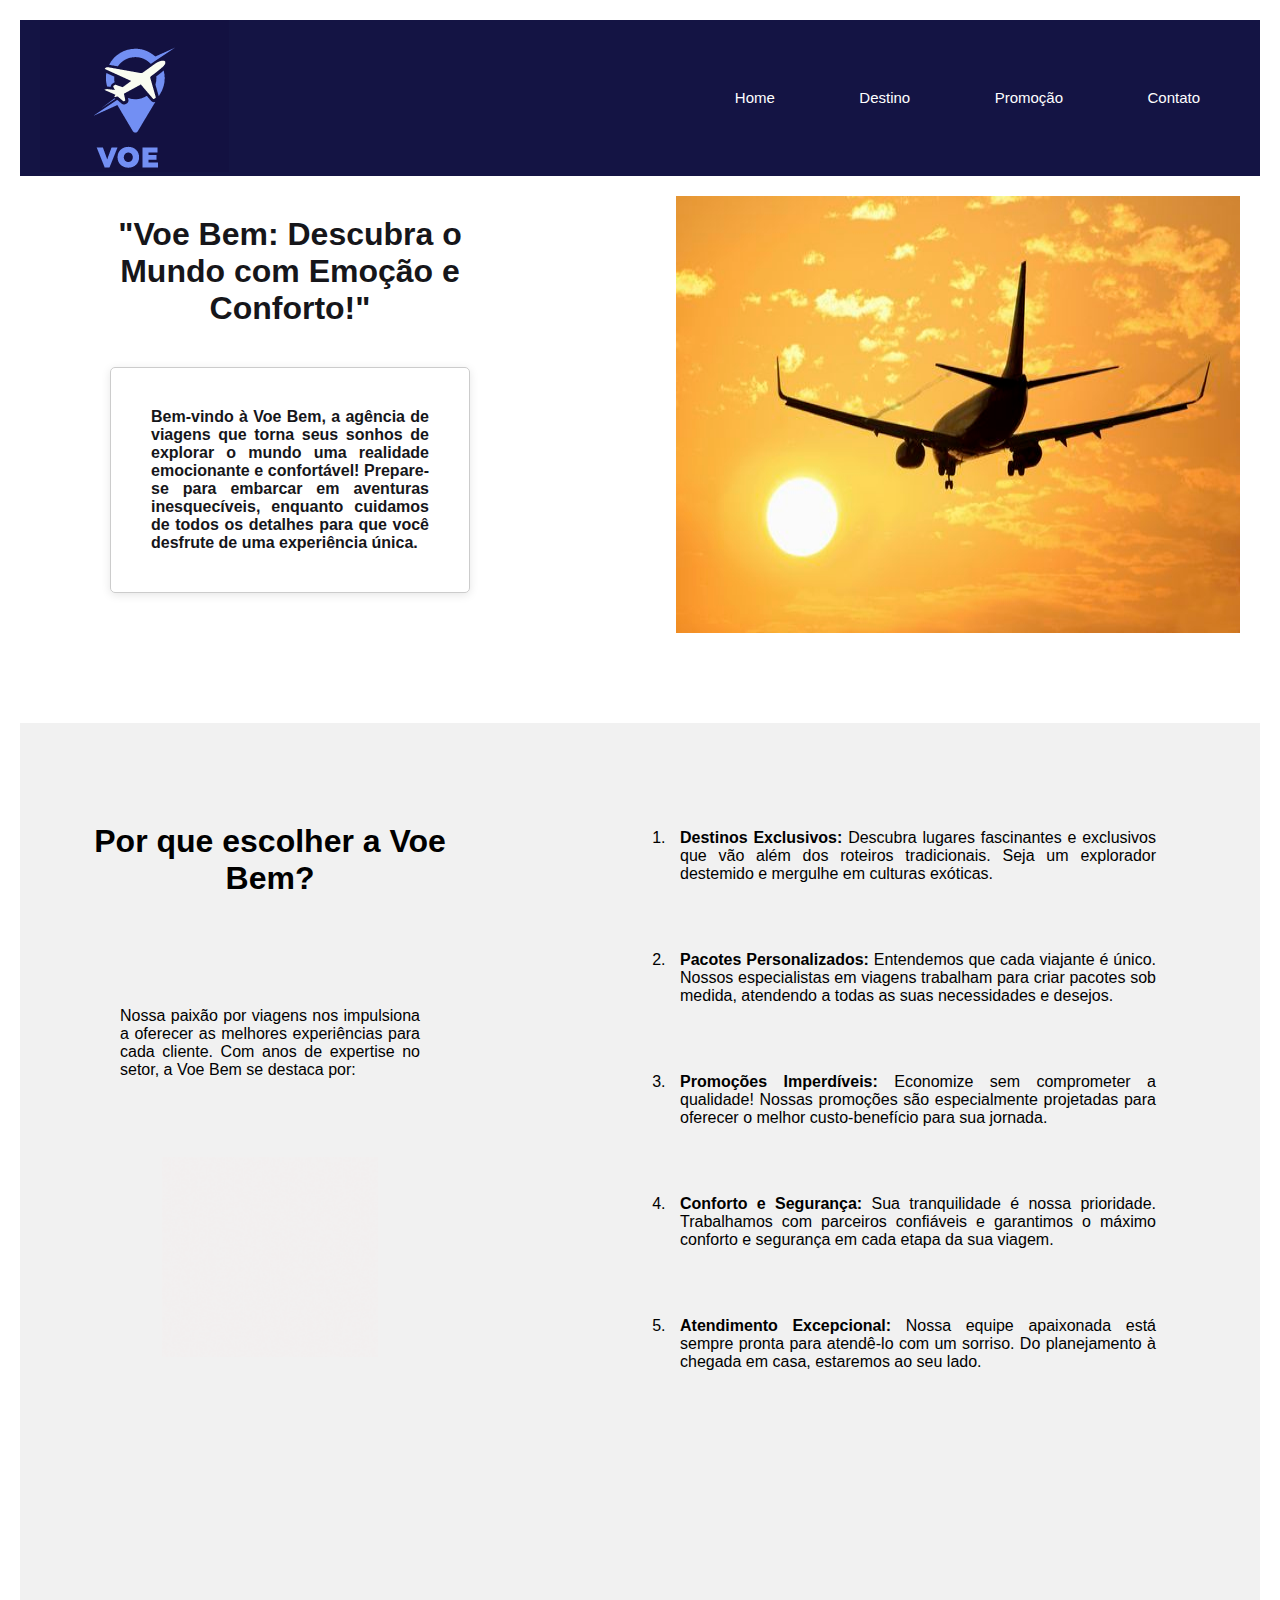
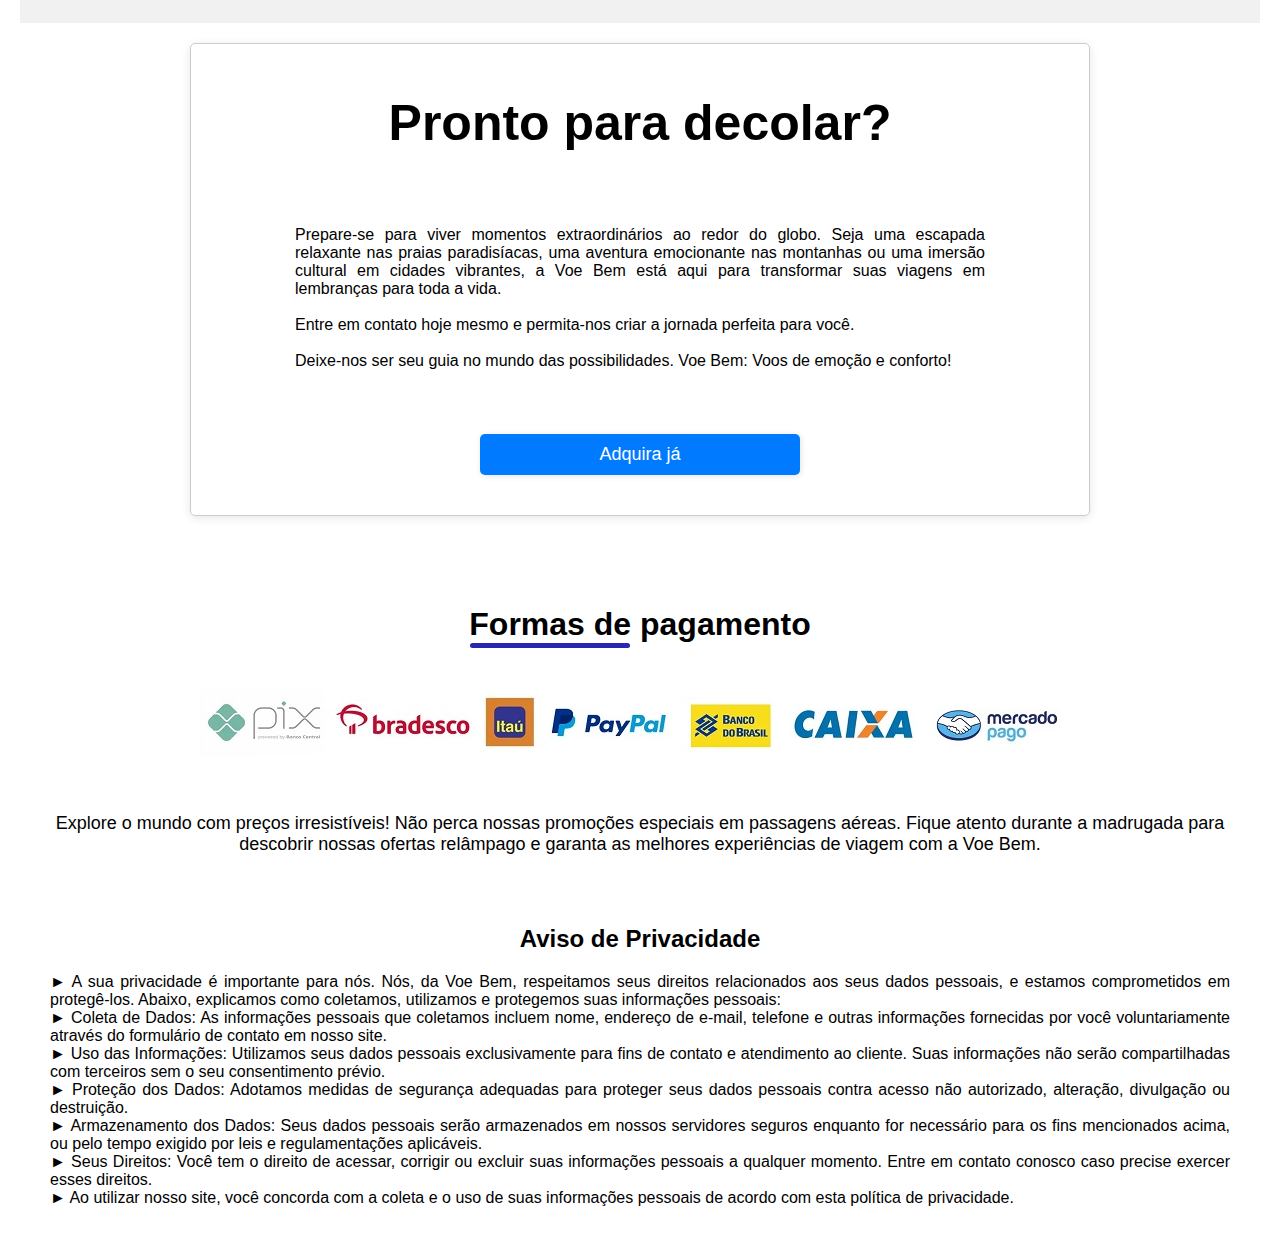
<file: index.html>
<!DOCTYPE html>
<html lang="pt-br">
  <head>
    <meta charset="UTF-8">
    <meta name="viewport" content="width=device-width, initial-scale=1.0">
    <title>VOE BEM - HOME</title>
    <link rel="stylesheet" href="style.css">


  </head>
  <body id="body-index">
    
    <header class="toposite">
      <!-- Aqui segue o cabeçalho onde terá a logo e o link de navegação da página -->
      <div >
        <img src="./imagens/logo 2.png" alt="Logo da empresa">
      </div>
      <nav>
        <a href="index.html">Home</a>
        <a href="Destino.html">Destino</a>
        <a href="promoções.html">Promoção</a>
        <a href="contato.html">Contato</a>
      </nav>
    </header>
    <!-- Aqui segue o texto de chamada da agencia -->
    <main id="mainindex">
      <div id="text-container">
        <h1>"Voe Bem: Descubra o Mundo com Emoção e Conforto!"</h1>
        <p id="mainindex-p">
          Bem-vindo à Voe Bem, a agência de viagens que torna seus sonhos de explorar o mundo uma realidade emocionante e confortável! Prepare-se para embarcar em aventuras inesquecíveis, enquanto cuidamos de todos os detalhes para que você desfrute de uma experiência única.
        </p>
      </div>
      <img src="./imagens/banner p.jpg" alt="imagens de um avião voando" id="imagemindex">
    </main>
    
    <!-- Aqui segue a parte onde tera uma lista  -->
    <div id="listaindex">
      
        <div id="listacontainer">
            <h1>Por que escolher a Voe Bem?</h1>
            
            <p>Nossa paixão por viagens nos impulsiona a oferecer as melhores experiências para cada cliente. Com anos de expertise no setor, a Voe Bem se destaca por:</p>
            <img src="./imagens/giphy .gif" alt="seta">
        
          </div> 
        <div id="lista1container">  
            <ol>
              <li><strong> Destinos Exclusivos: </strong>Descubra lugares fascinantes e exclusivos que vão além dos roteiros tradicionais. Seja um explorador destemido e mergulhe em culturas exóticas.</li>
              <li> <strong>Pacotes Personalizados:</strong> Entendemos que cada viajante é único. Nossos especialistas em viagens trabalham para criar pacotes sob medida, atendendo a todas as suas necessidades e desejos.</li>
              <li> <strong>Promoções Imperdíveis:</strong> Economize sem comprometer a qualidade! Nossas promoções são especialmente projetadas para oferecer o melhor custo-benefício para sua jornada.</li>
              <li> <strong>Conforto e Segurança:</strong> Sua tranquilidade é nossa prioridade. Trabalhamos com parceiros confiáveis e garantimos o máximo conforto e segurança em cada etapa da sua viagem.</li>
              <li> <strong>Atendimento Excepcional: </strong> Nossa equipe apaixonada está sempre pronta para atendê-lo com um sorriso. Do planejamento à chegada em casa, estaremos ao seu lado.</li>
            </ol>
        </div>
           
    </div>

    <div id="index2">
      <div>
        <div id="divh1">
          <h1 >Pronto para decolar?</h1>
        </div>
        <div id="index2p">
          <p >Prepare-se para viver momentos extraordinários ao redor do globo. 
            Seja uma escapada relaxante nas praias paradisíacas, uma aventura emocionante nas 
            montanhas ou uma imersão cultural em cidades vibrantes, a Voe Bem está aqui para 
            transformar suas viagens em lembranças para toda a vida.</p> <br>

          <p>Entre em contato hoje mesmo e permita-nos criar a jornada perfeita para você. </p> 
          <br>
          <p>Deixe-nos ser seu guia no mundo das possibilidades. Voe Bem: Voos de emoção e conforto!</p>
        </div>
      </div>  
      <div  id="index-btn">
        <a href="#" class="botao">Adquira já</a>
      </div>  
    </div>
   


    <!-- Rodapé -->
  <footer>

    <div class="pay">
      <h1>Formas de pagamento</h1>
      <img src="imagens/formasdepag.jpg" alt="Formas de pagamento">
      <p>Explore o mundo com preços irresistíveis! Não perca nossas promoções especiais em passagens aéreas. Fique atento durante a madrugada para descobrir nossas ofertas relâmpago e garanta as melhores experiências de viagem com a Voe Bem.</p>  
    </div>
    <div class="privacy">
      <h2>Aviso de Privacidade</h2>
      <p>&#9658 A sua privacidade é importante para nós. Nós, da Voe Bem, respeitamos seus direitos relacionados aos seus dados pessoais, e estamos comprometidos em protegê-los. Abaixo, explicamos como coletamos, utilizamos e protegemos suas informações pessoais:</p>
      <p>&#9658 Coleta de Dados: As informações pessoais que coletamos incluem nome, endereço de e-mail, telefone e outras informações fornecidas por você voluntariamente através do formulário de contato em nosso site.</p>
      <p>&#9658 Uso das Informações: Utilizamos seus dados pessoais exclusivamente para fins de contato e atendimento ao cliente. Suas informações não serão compartilhadas com terceiros sem o seu consentimento prévio.</p>
      <p>&#9658 Proteção dos Dados: Adotamos medidas de segurança adequadas para proteger seus dados pessoais contra acesso não autorizado, alteração, divulgação ou destruição.</p>
      <p>&#9658 Armazenamento dos Dados: Seus dados pessoais serão armazenados em nossos servidores seguros enquanto for necessário para os fins mencionados acima, ou pelo tempo exigido por leis e regulamentações aplicáveis.</p>
      <p>&#9658 Seus Direitos: Você tem o direito de acessar, corrigir ou excluir suas informações pessoais a qualquer momento. Entre em contato conosco caso precise exercer esses direitos.</p>
      <p>&#9658 Ao utilizar nosso site, você concorda com a coleta e o uso de suas informações pessoais de acordo com esta política de privacidade.</p>
    </div>
    

  </footer>

    














  </body>
</html>
</file>
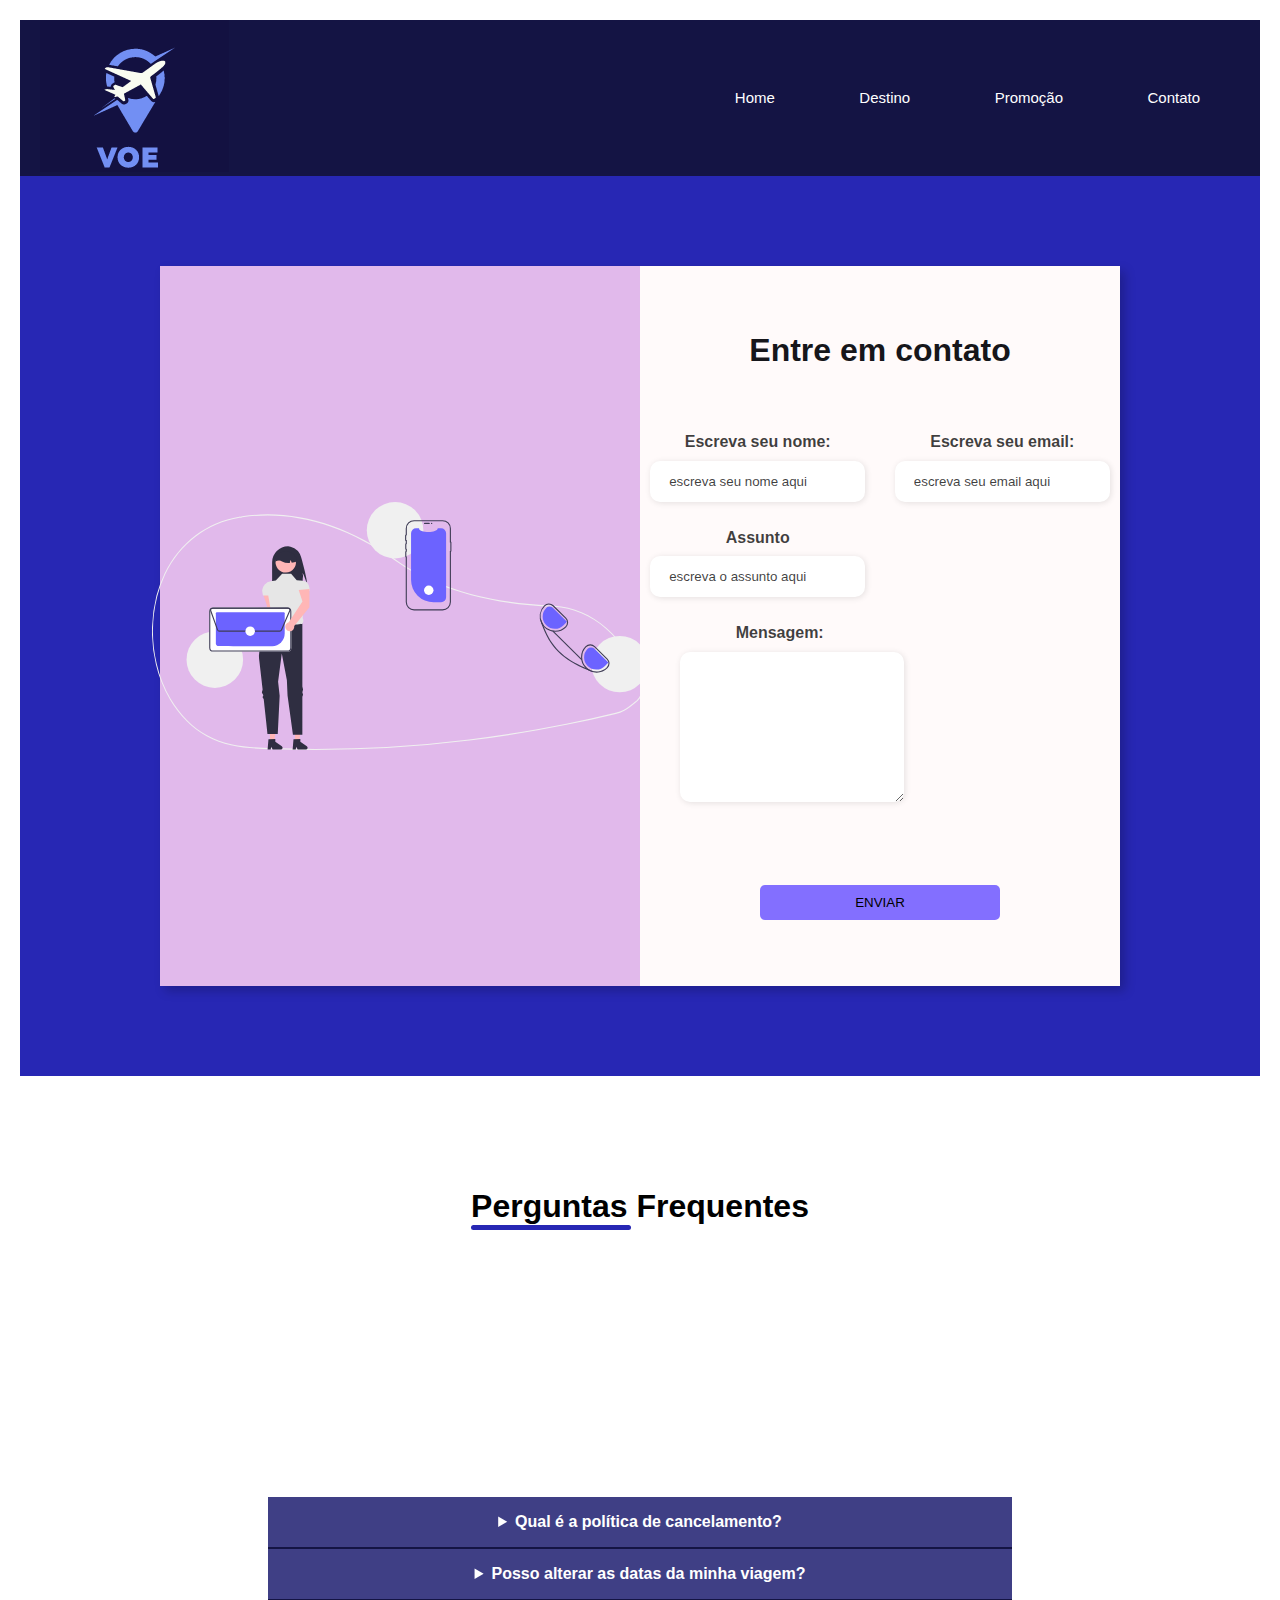
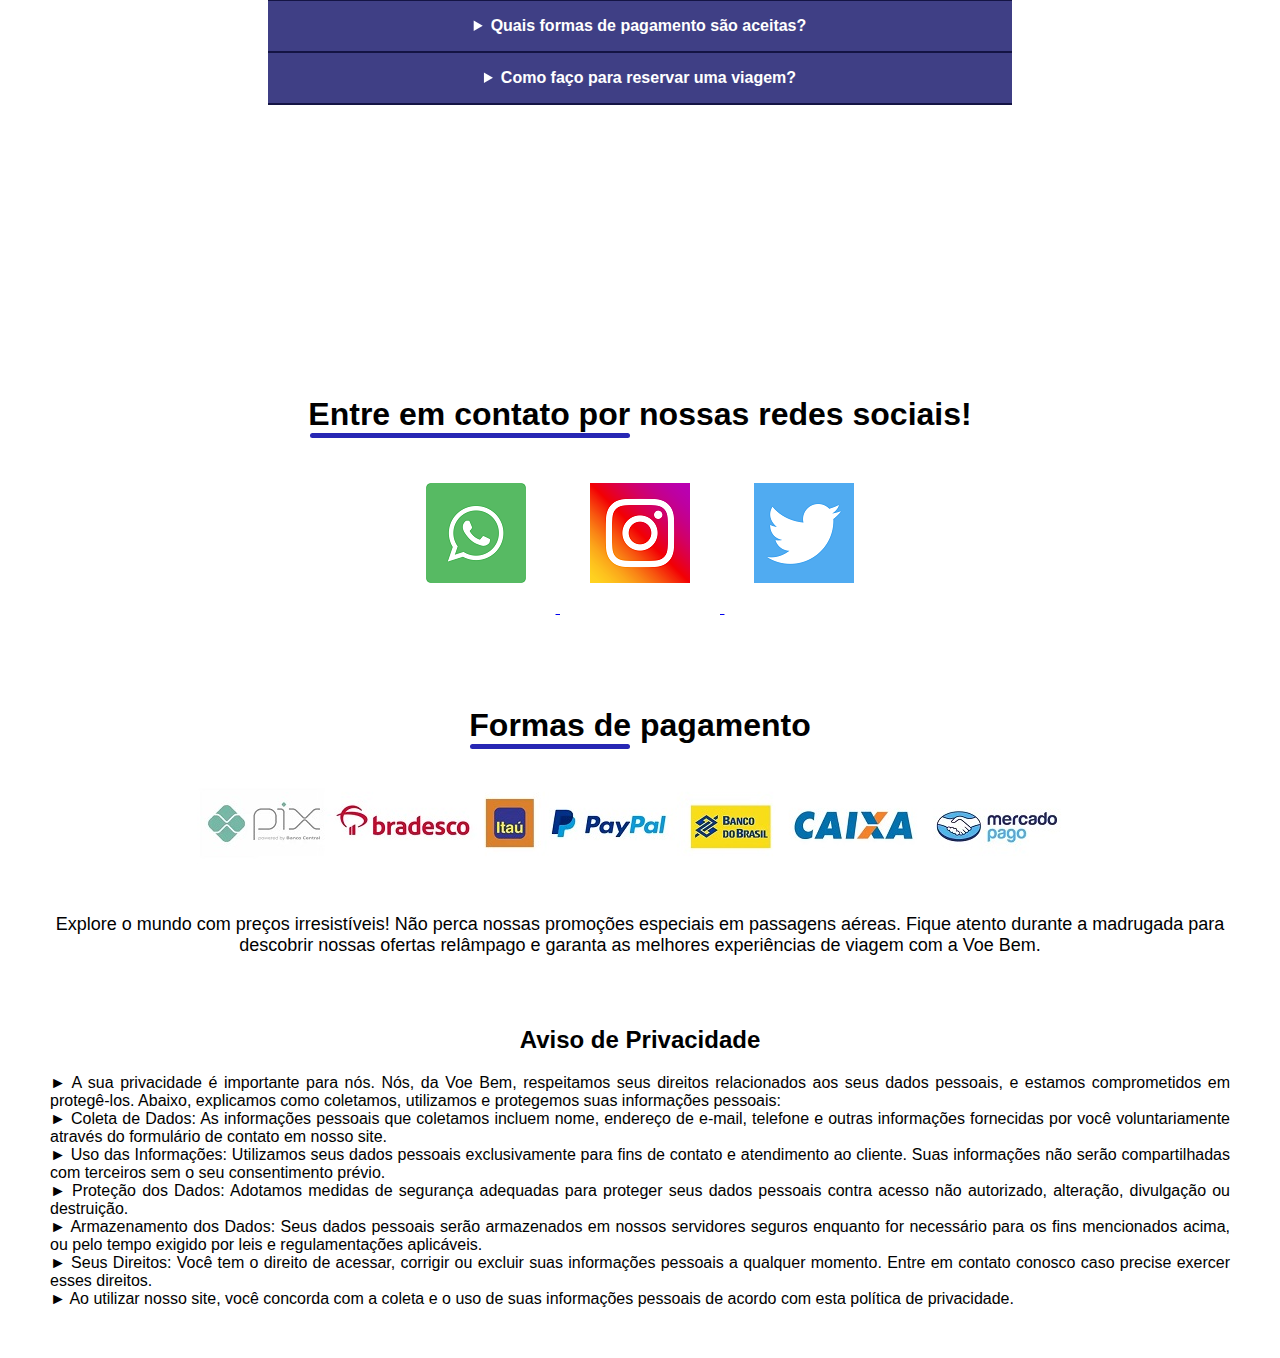
<file: contato.html>
<!DOCTYPE html>
<html lang="pt-br">
<head>
  <meta charset="UTF-8">
  <meta name="viewport" content="width=device-width, initial-scale=1.0">
  <title>VOE BEM - CONTATO</title>
  <link rel="stylesheet" href="style.css">
  <link rel="preconnect" href="https://fonts.googleapis.com">
<link rel="preconnect" href="https://fonts.gstatic.com" crossorigin>
</head>
<body>

  <header class="toposite">
    <!-- Aqui segue o cabeçalho onde terá a logo e o link de navegação da página -->
    <div >
      <img src="./imagens/logo 2.png" alt="Logo da empresa">
    </div>
    <nav>
      <a href="index.html">Home</a>
      <a href="Destino.html">Destino</a>
      <a href="promoções.html">Promoção</a>
      <a href="contato.html">Contato</a>
    </nav>
  </header>
  <main  id="bodymain">
    <div class="container">
      
        <div class="form-image">
          <img src="./svg/contato.svg" alt="">
        </div>
        <div class="form">
          <h1 class="title" id="title-form">Entre em contato</h1>
          <form action="">
            <div class="element">
              <div class="form-iten">
                <label for="name">Escreva seu nome:</label>
                <input type="text" placeholder="escreva seu nome aqui">
              </div>

              <div  class="form-iten">
                <label for="email">Escreva seu email:</label>
                <input type="email" name="" id="" placeholder="escreva seu email aqui">
              </div class="form-iten"> 

              <div class="form-iten">
                <label for="subject">Assunto</label>
                <input type="text" placeholder="escreva o assunto aqui"> 
              </div> 

              <div class="form-iten">
              
                <label for="mensagem">Mensagem:</label>
                <textarea id="mensagem" name="mensagem" rows="" required></textarea>
                
              </div> 
              
              
            </div>
            <div class="continue-buttom">
            
              <input type="button" value="ENVIAR">
            </div> 
          </form>
        </div>  
    </div>     
  </main>
  
  

  <!-- Seção de perguntas frequentes -->
  <div class="container-perg">
    <h1>Perguntas Frequentes</h1>

    <div class="section-perg">
      <section>
        <details>
          <summary>Qual é a política de cancelamento?</summary>
          <p>Nossa política de cancelamento permite o reembolso total do valor pago até 30 dias antes da data da viagem. Para cancelamentos feitos após esse prazo, será aplicada uma taxa de cancelamento.</p>
        </details>
        <details>
          <summary>Posso alterar as datas da minha viagem?</summary>
          <p>Sim, é possível alterar as datas da viagem, sujeito a disponibilidade. Entre em contato conosco com antecedência para verificar a possibilidade de alteração.</p>
        </details>
        <details>
          <summary>Quais formas de pagamento são aceitas?</summary>
          <p>Aceitamos cartões de crédito (Visa, MasterCard, Amex) e boleto bancário como formas de pagamento. O pagamento também pode ser feito por transferência bancária.</p>
        </details>
        <details>
          <summary>Como faço para reservar uma viagem?</summary>
          <p>Para reservar uma viagem, você pode entrar em contato conosco pelo telefone XXXX-XXXX ou preencher o formulário de contato em nosso site. Nossa equipe estará pronta para ajudá-lo com sua reserva.</p>
        </details>
  
      </section>
      
    </div>
  </div>
  
  <!-- Fim Seção de perguntas frequentes -->

  <div class="img-social">

    <h1>Entre em contato por nossas redes sociais!</h1>
    <!-- Botão de contato via WhatsApp -->
    <a href="https://web.whatsapp.com">
      <img src="./imagens/whats.png" alt="whatsapp">
    </a>
    <!-- Botão de contato via instagram -->
    <a href="https://www.instagram.com">
      <img src="./imagens/insta.png" alt="instagram">
    </a>
    <!-- Botão de contato via Twitter -->
    <a href="https://twitter.com/home">
      <img src="./imagens/twirrw.png" alt="twitter">
    </a>

  </div>

  <!-- Rodapé -->
  <footer>

    <div class="pay">
      <h1>Formas de pagamento</h1>
      <img src="imagens/formasdepag.jpg" alt="Formas de pagamento">
      <p>Explore o mundo com preços irresistíveis! Não perca nossas promoções especiais em passagens aéreas. Fique atento durante a madrugada para descobrir nossas ofertas relâmpago e garanta as melhores experiências de viagem com a Voe Bem.</p>  
    </div>
    <div class="privacy">
      <h2>Aviso de Privacidade</h2>
      <p>&#9658 A sua privacidade é importante para nós. Nós, da Voe Bem, respeitamos seus direitos relacionados aos seus dados pessoais, e estamos comprometidos em protegê-los. Abaixo, explicamos como coletamos, utilizamos e protegemos suas informações pessoais:</p>
      <p>&#9658 Coleta de Dados: As informações pessoais que coletamos incluem nome, endereço de e-mail, telefone e outras informações fornecidas por você voluntariamente através do formulário de contato em nosso site.</p>
      <p>&#9658 Uso das Informações: Utilizamos seus dados pessoais exclusivamente para fins de contato e atendimento ao cliente. Suas informações não serão compartilhadas com terceiros sem o seu consentimento prévio.</p>
      <p>&#9658 Proteção dos Dados: Adotamos medidas de segurança adequadas para proteger seus dados pessoais contra acesso não autorizado, alteração, divulgação ou destruição.</p>
      <p>&#9658 Armazenamento dos Dados: Seus dados pessoais serão armazenados em nossos servidores seguros enquanto for necessário para os fins mencionados acima, ou pelo tempo exigido por leis e regulamentações aplicáveis.</p>
      <p>&#9658 Seus Direitos: Você tem o direito de acessar, corrigir ou excluir suas informações pessoais a qualquer momento. Entre em contato conosco caso precise exercer esses direitos.</p>
      <p>&#9658 Ao utilizar nosso site, você concorda com a coleta e o uso de suas informações pessoais de acordo com esta política de privacidade.</p>
    </div>
    

  </footer>

  
</body>
</html>
</file>
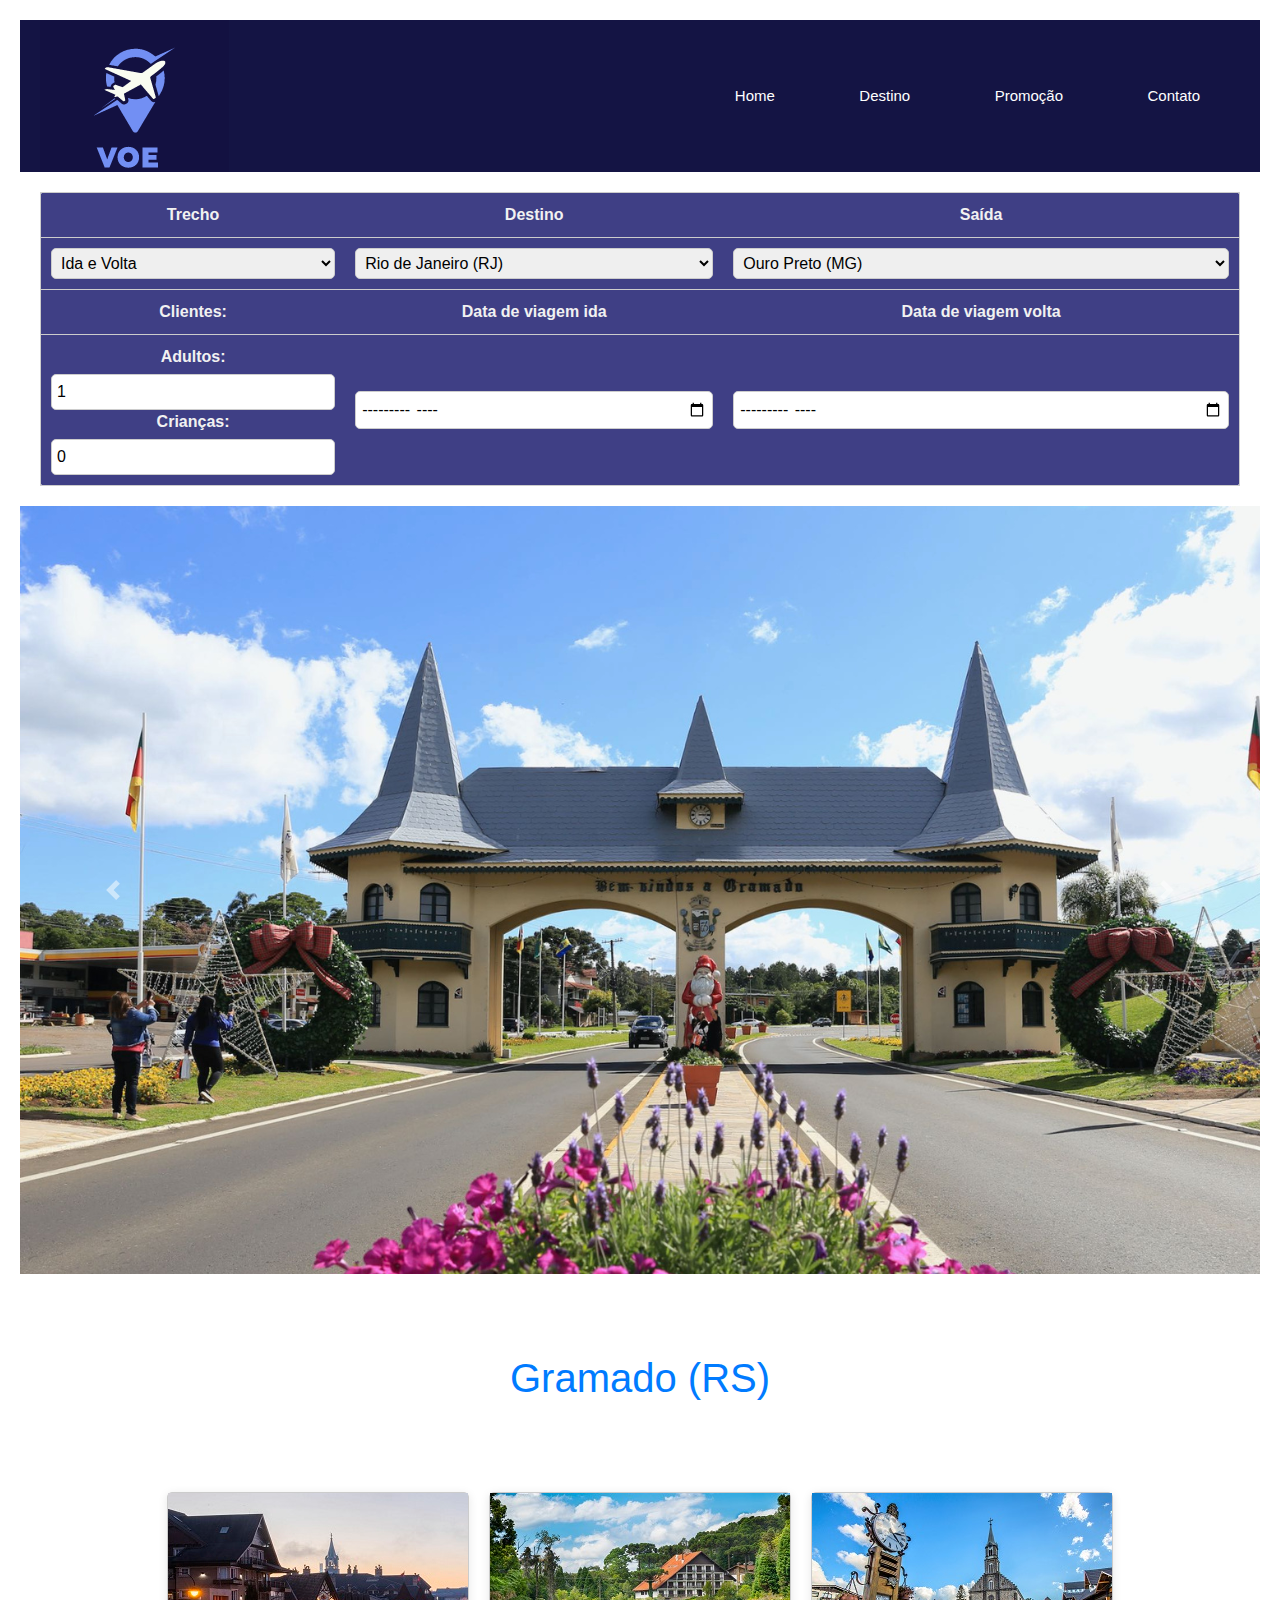
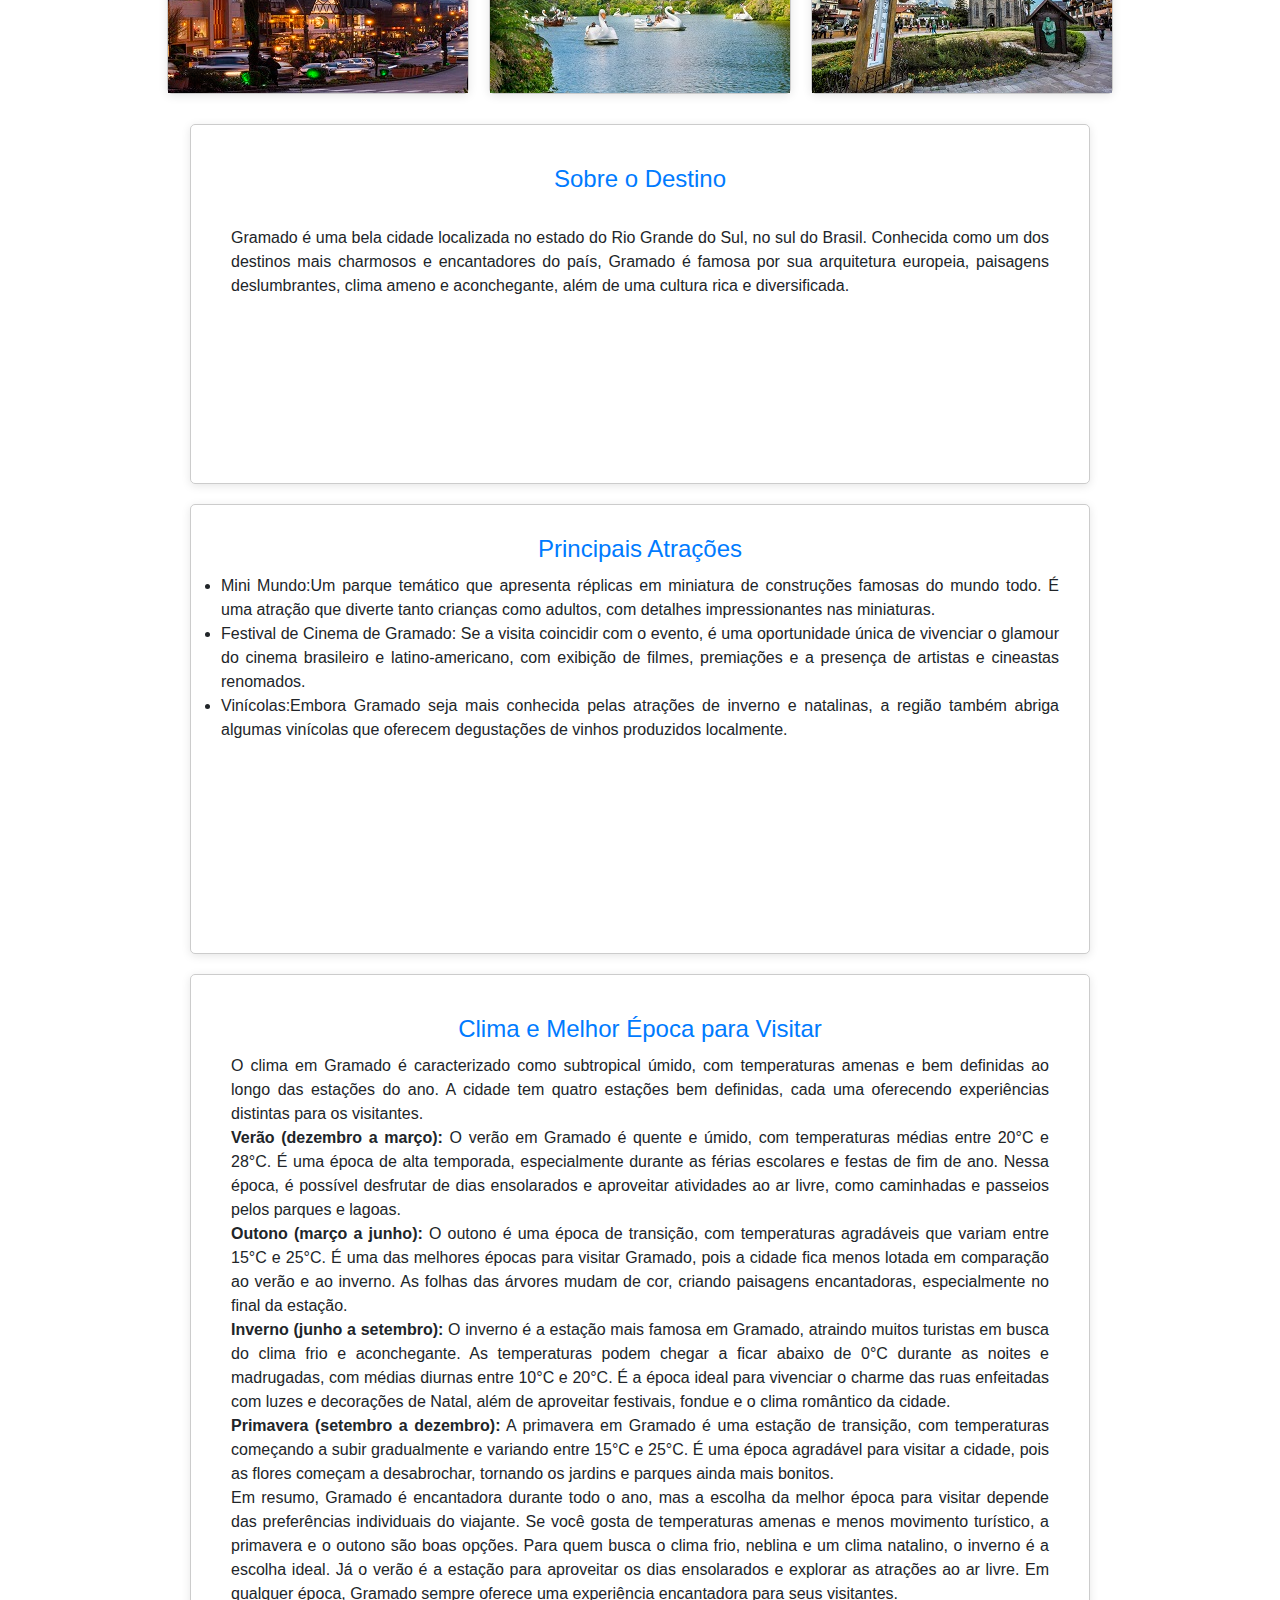
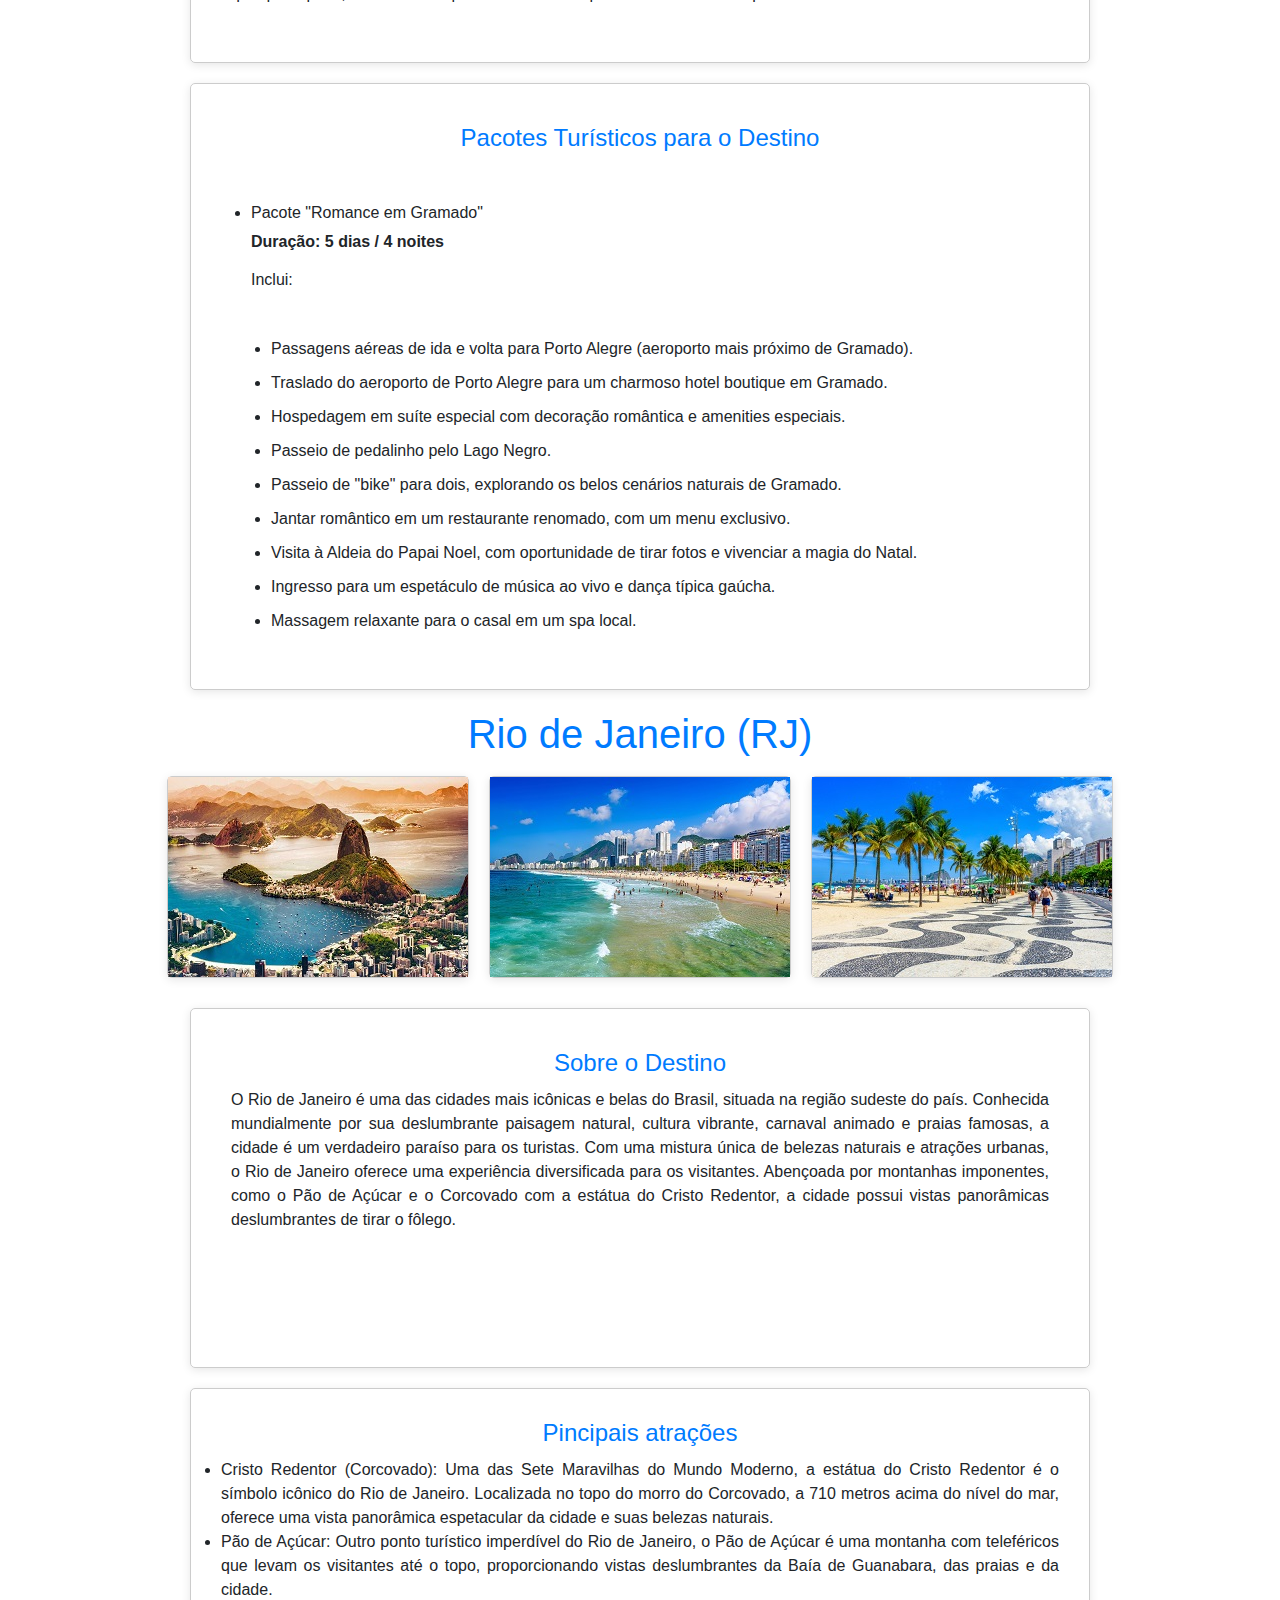
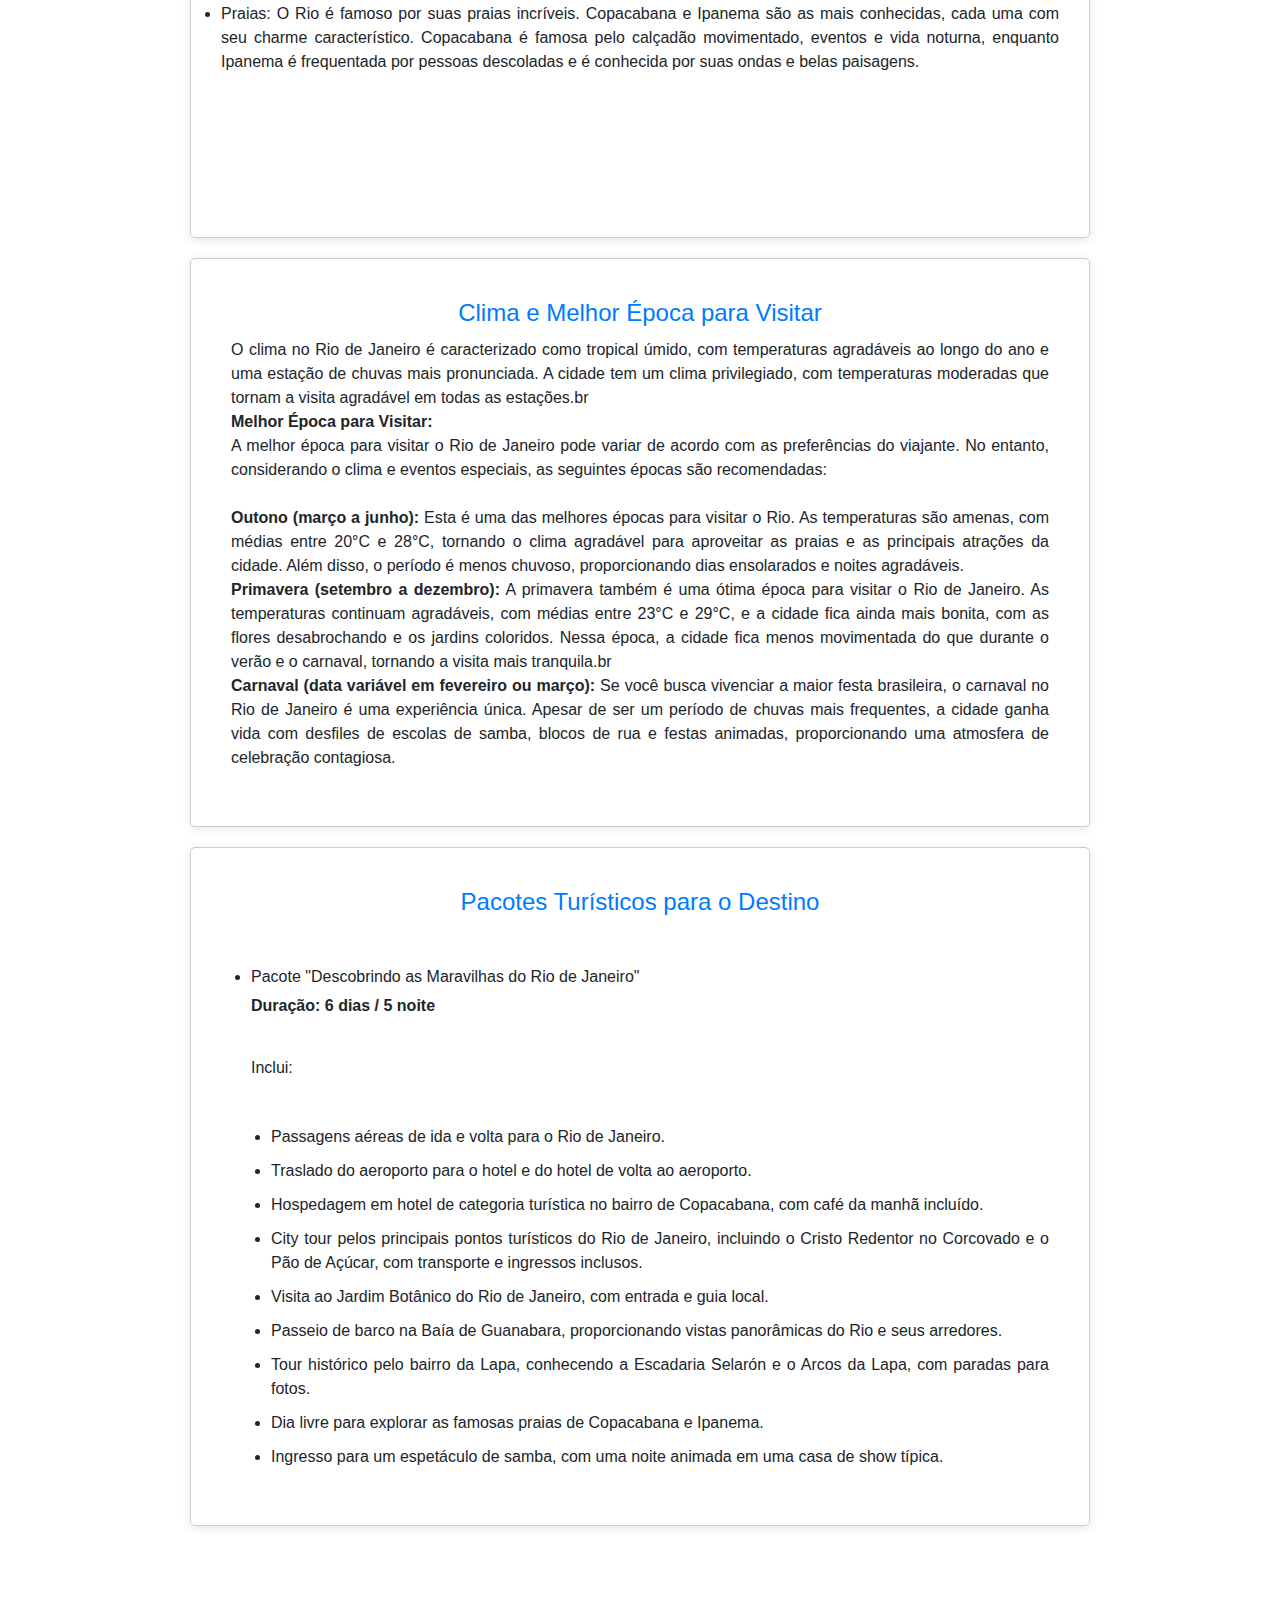
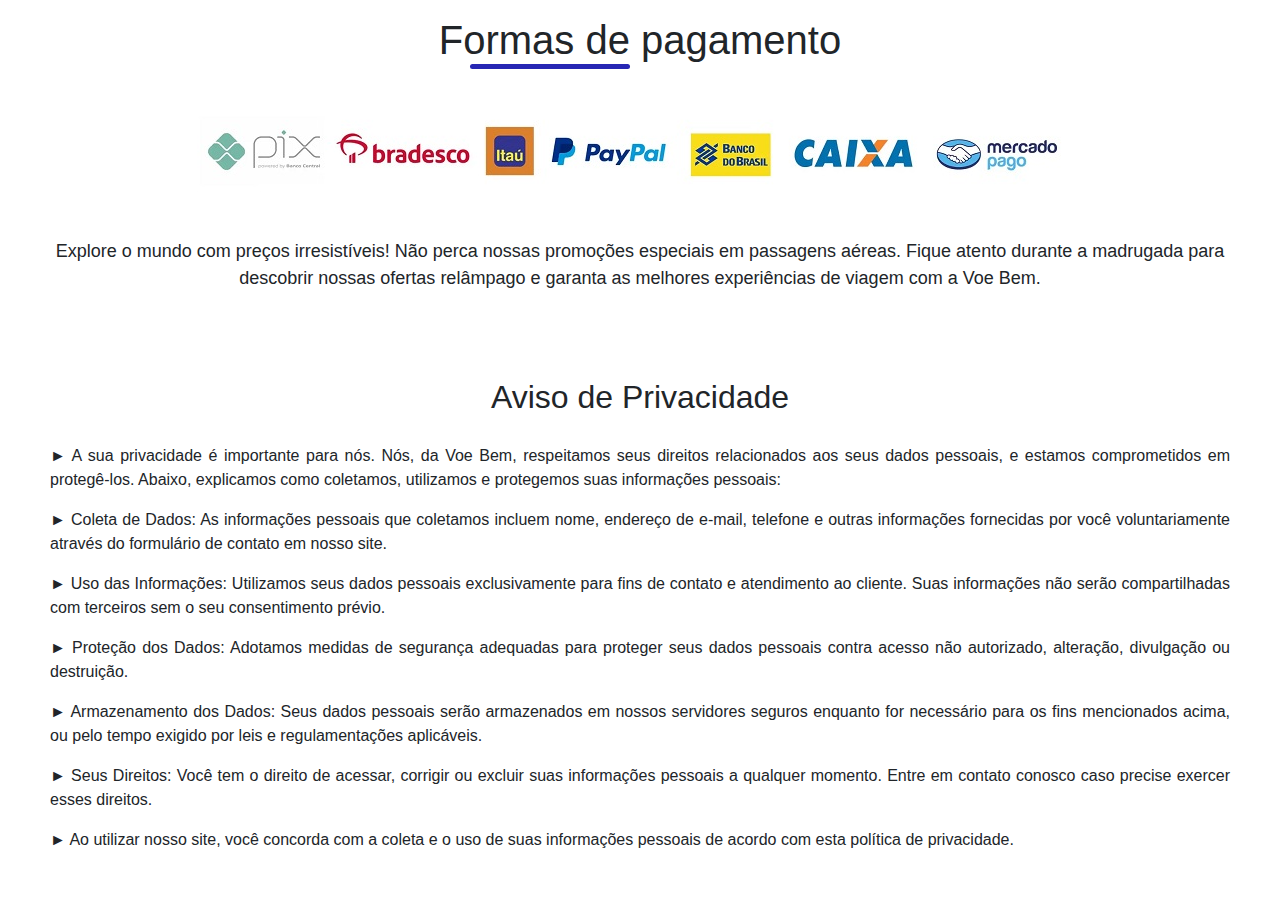
<file: Destino.html>
<!DOCTYPE html>
<html lang="pt-br">
<head>
  <meta charset="UTF-8">
  <meta name="viewport" content="width=device-width, initial-scale=1.0">
  <title>VOE BEM - DESTINO</title>
  <link rel="stylesheet" href="https://stackpath.bootstrapcdn.com/bootstrap/4.5.2/css/bootstrap.min.css">
  <link rel="stylesheet" href="style.css">
  
</head>
<body>

  <header class="toposite">
    <!-- Aqui segue o cabeçalho onde terá a logo e o link de navegação da página -->
    <div >
      <img src="./imagens/logo 2.png" alt="Logo da empresa">
    </div>
    <nav>
      <a href="index.html">Home</a>
      <a href="Destino.html">Destino</a>
      <a href="promoções.html">Promoção</a>
      <a href="contato.html">Contato</a>
    </nav>
  </header>

  <!-- aqui colocaremos uma tabela para servir para selecionar os destinos-->
  <main>
    <table class="tabela">
      <tr>
        <td>Trecho</td>
        <td>Destino</td>
        <td>Saída</td>
      </tr>
      <tr>
        <td>
          <form action="">
            <select name="" id="">
              <option value="">Ida e Volta</option>
              <option value="">Somente volta </option>
              <option value="">Somente ida</option>
            </select>
          </form>
        </td>

        <td>
          <form action="">
            <select name="" id="">
              <option value="">Rio de Janeiro (RJ)</option>
              <option value="">São Paulo (SP) </option>
              <option value="">Salvador (BA)</option>
              <option value="">Florianópolis (SC)</option>
              <option value="">Fortaleza (CE)</option>
              <option value="">Foz do Iguaçu (PR)</option>
              <option value="">Manaus (AM)</option>
              <option value="">Gramado (RS)</option>
              <option value="">Recife (PE)</option>
              <option value="">Brasília (DF)</option>
            </select>
          </form>
        </td>
        <td>
          <form action="">
            <select name="" id="">
              <option value="">Ouro Preto (MG)</option>
              <option value="">Bonito (MS) </option>
              <option value="">Jericoacoara (CE)</option>
              <option value="">Paraty (RJ)</option>
              <option value="">Lençóis (BA)</option>
              <option value="">São Miguel do Gostoso (RN) </option>
              <option value="">Chapada dos Veadeiros (GO) </option>
              <option value="">São Thomé das Letras (MG) </option>
              <option value="">Algodoal (PA) </option>
              <option value="">Canela (RS) </option>
            </select>
          </form>
        </td>
      </tr>
      <tr>
        <td>Clientes:</td>
        <td>Data de viagem ida</td>
        <td>Data de viagem volta</td>
      </tr>
      <tr>
        <td>
          <form action="">
            <label for="adultos">Adultos:</label>
            <input type="number" id="adultos" name="quantidade_adultos" min="1" max="10" value="1"><br>
            <label for="criancas">Crianças:</label>
            <input type="number" id="criancas" name="quantidade_criancas" min="0" max="10" value="0">
          </form>
        </td>
        <td>
          <form action="">
            <input type="month" id="ida" name="ida">
          </form>
        </td>
        <td>
          <form action="">
            <input type="month" id="ida" name="ida">
          </form>
        </td>
      </tr>
    </table>
  </main>
  
  <!--Aqui colocaremos um carrosel de imagens-->
  <div id="meuCarrossel" class="carousel slide" data-ride="carousel">
    <div class="carousel-inner">
        <div class="carousel-item active">
            <a href="#gramado">
            <img src="./imagens/Cidades/gramado (2).png" alt="Imagem 1">
            </a>
        </div>
        <div class="carousel-item">
            <a href="#gramado">
            <img src="./imagens/Cidades/outra.png" alt="Imagem 2">
            </a>
        </div>
        <div class="carousel-item">
          <a href="#riodejaneiro">
            <img  src="./imagens/Cidades/rio (2).png" alt="Imagem 3"   >
          </a>
        </div>
        <div class="carousel-item">
            <a href="#riodejaneiro">
            <img src="./imagens/Cidades/salvador.png" alt="Imagem 4">
           </a>
        </div>
        <div class="carousel-item">
            <a href="#riodejaneiro">
            <img src="./imagens/Cidades/sp.png" alt="Imagem 5">
            </a>
        </div>
    </div>

    <!-- Navegação do Carrossel -->
    <a class="carousel-control-prev" href="#meuCarrossel" role="button" data-slide="prev">
        <span class="carousel-control-prev-icon" aria-hidden="true"></span>
        <span class="sr-only">Anterior</span>
    </a>
    <a class="carousel-control-next" href="#meuCarrossel" role="button" data-slide="next">
        <span class="carousel-control-next-icon" aria-hidden="true"></span>
        <span class="sr-only">Próximo</span>
    </a>
  </div>

  <!--aqui será asessão de alguns pacotes-->
  <div >
    <div id="gramado">
      <h1 class="title-desti-h1">Gramado (RS)</h1>
    </div>
    <div class="img-pac">
        <div class="box-img">
          <img src="./imagens/gramado-1.jpg" alt="Foto do Destino">
        </div>
        <div class="box-img">
          <img src="./imagens/gramado-3.jpg" alt="Foto do Destino">
        </div class="box-img"> 
        <div class="box-img"> 
          <img src="./imagens/Gramado-7.jpg" alt="Foto do Destino">
        </div>  
      </div>
    <div id="desti-grama">
        <!-- Descrição do Destino -->
        <h2 class="title-desti">Sobre o Destino</h2>
        <p>Gramado é uma bela cidade localizada no estado do Rio Grande do Sul, no sul do Brasil. Conhecida como um dos destinos mais charmosos e encantadores do país, Gramado é famosa por sua arquitetura europeia, paisagens deslumbrantes, clima ameno e aconchegante, além de uma cultura rica e diversificada.</p>
    </div> 
    <div id="desti-atrac"> 
        <!-- Principais Atrações -->
        <h2 class="title-desti" id="title-desti">Principais Atrações</h2>
        <ul>
            <li>Mini Mundo:Um parque temático que apresenta réplicas em miniatura de construções famosas do mundo todo. É uma atração que diverte tanto crianças como adultos, com detalhes impressionantes nas miniaturas.</li>
            <li>Festival de Cinema de Gramado: Se a visita coincidir com o evento, é uma oportunidade única de vivenciar o glamour do cinema brasileiro e latino-americano, com exibição de filmes, premiações e a presença de artistas e cineastas renomados.</li>
            <li>Vinícolas:Embora Gramado seja mais conhecida pelas atrações de inverno e natalinas, a região também abriga algumas vinícolas que oferecem degustações de vinhos produzidos localmente.</li>
        </ul>
    </div> 
    <div id="desti-clima">   
        <!-- Clima e Melhor Época para Visitar -->
        <h2 class="title-desti">Clima e Melhor Época para Visitar</h2>
          <p>
            O clima em Gramado é caracterizado como subtropical úmido, com temperaturas amenas e bem definidas ao longo das estações do ano. A cidade tem quatro estações bem definidas, cada uma oferecendo experiências distintas para os visitantes. <br>

            <strong>Verão (dezembro a março):</strong> O verão em Gramado é quente e úmido, com temperaturas médias entre 20°C e 28°C. É uma época de alta temporada, especialmente durante as férias escolares e festas de fim de ano. Nessa época, é possível desfrutar de dias ensolarados e aproveitar atividades ao ar livre, como caminhadas e passeios pelos parques e lagoas. <br>

            <strong>Outono (março a junho):</strong> O outono é uma época de transição, com temperaturas agradáveis que variam entre 15°C e 25°C. É uma das melhores épocas para visitar Gramado, pois a cidade fica menos lotada em comparação ao verão e ao inverno. As folhas das árvores mudam de cor, criando paisagens encantadoras, especialmente no final da estação. <br>

            <strong>Inverno (junho a setembro):</strong> O inverno é a estação mais famosa em Gramado, atraindo muitos turistas em busca do clima frio e aconchegante. As temperaturas podem chegar a ficar abaixo de 0°C durante as noites e madrugadas, com médias diurnas entre 10°C e 20°C. É a época ideal para vivenciar o charme das ruas enfeitadas com luzes e decorações de Natal, além de aproveitar festivais, fondue e o clima romântico da cidade. <br>

            <strong>Primavera (setembro a dezembro):</strong> A primavera em Gramado é uma estação de transição, com temperaturas começando a subir gradualmente e variando entre 15°C e 25°C. É uma época agradável para visitar a cidade, pois as flores começam a desabrochar, tornando os jardins e parques ainda mais bonitos. <br>

            Em resumo, Gramado é encantadora durante todo o ano, mas a escolha da melhor época para visitar depende das preferências individuais do viajante. Se você gosta de temperaturas amenas e menos movimento turístico, a primavera e o outono são boas opções. Para quem busca o clima frio, neblina e um clima natalino, o inverno é a escolha ideal. Já o verão é a estação para aproveitar os dias ensolarados e explorar as atrações ao ar livre. Em qualquer época, Gramado sempre oferece uma experiência encantadora para seus visitantes.
          </p>
    </div>
    <div>
          <!-- Pacotes Turísticos -->
    <div id="desti-pacote">  
        <h2 class="title-desti">Pacotes Turísticos para o Destino</h2>
          <ul>
            <li>
                <h3 class="desti-title">Pacote "Romance em Gramado"</h3>

                <p class="desti-title"><Strong >Duração: 5 dias / 4 noites</Strong></p>

                <h4 class="desti-title">Inclui:</h4>

                <ul >
                  <li> Passagens aéreas de ida e volta para Porto Alegre (aeroporto mais próximo de Gramado).</li>
                  <li> Traslado do aeroporto de Porto Alegre para um charmoso hotel boutique em Gramado.</li>
                  <li> Hospedagem em suíte especial com decoração romântica e amenities especiais.</li>
                  <li> Passeio de pedalinho pelo Lago Negro.</li>
                  <li> Passeio de "bike" para dois, explorando os belos cenários naturais de Gramado.</li>
                  <li> Jantar romântico em um restaurante renomado, com um menu exclusivo.</li>
                  <li> Visita à Aldeia do Papai Noel, com oportunidade de tirar fotos e vivenciar a magia do Natal.</li>
                  <li> Ingresso para um espetáculo de música ao vivo e dança típica gaúcha.</li>
                  <li> Massagem relaxante para o casal em um spa local.</li>
                </ul>  
            </li>
          </ul>
    </div>    
  </div>    

<!--FIM DO PRIMEIRO PACOTE-->
<!--aqui será asessão do segundo pacote-->
 <div>
      <h1 id="riodejaneiro" class="title-desti-h1">Rio de Janeiro (RJ)</h1>
      <div class="img-pac">
          <div class="box-img">
            <img src="./imagens/Cidades/rio - 1.jpg" alt="Foto do Destino">
          </div>
          <div class="box-img">
            <img src="./imagens/Cidades/rio - 2.jpg" alt="Foto do Destino">
          </div class="box-img"> 
          <div class="box-img"> 
            <img src="./imagens/Cidades/rio - 3.jpg" alt="Foto do Destino">
          </div>  
      </div>
    
      <div id="desti-grama-rio">
            <h2 class="title-desti">Sobre o Destino</h2>
            <p>O Rio de Janeiro é uma das cidades mais icônicas e belas do Brasil, situada na região sudeste do país. Conhecida mundialmente por sua deslumbrante paisagem natural, cultura vibrante, carnaval animado e praias famosas, a cidade é um verdadeiro paraíso para os turistas.

              Com uma mistura única de belezas naturais e atrações urbanas, o Rio de Janeiro oferece uma experiência diversificada para os visitantes. Abençoada por montanhas imponentes, como o Pão de Açúcar e o Corcovado com a estátua do Cristo Redentor, a cidade possui vistas panorâmicas deslumbrantes de tirar o fôlego.</p>
      </div>
     <!-- Principais Atrações -->
      <div id="desti-atrac">
          <h2 class="title-desti">Pincipais atrações</h2>
          <ul>
            <li>Cristo Redentor (Corcovado): Uma das Sete Maravilhas do Mundo Moderno, a estátua do Cristo Redentor é o símbolo icônico do Rio de Janeiro. Localizada no topo do morro do Corcovado, a 710 metros acima do nível do mar, oferece uma vista panorâmica espetacular da cidade e suas belezas naturais.</li>
            <li>Pão de Açúcar: Outro ponto turístico imperdível do Rio de Janeiro, o Pão de Açúcar é uma montanha com teleféricos que levam os visitantes até o topo, proporcionando vistas deslumbrantes da Baía de Guanabara, das praias e da cidade.</li>
            <li>Praias: O Rio é famoso por suas praias incríveis. Copacabana e Ipanema são as mais conhecidas, cada uma com seu charme característico. Copacabana é famosa pelo calçadão movimentado, eventos e vida noturna, enquanto Ipanema é frequentada por pessoas descoladas e é conhecida por suas ondas e belas paisagens.</li>
          </ul>
      </div>
    <!-- Clima e Melhor Época para Visitar -->
      <div  id="desti-clima">
          <h2 class="title-desti">Clima e Melhor Época para Visitar</h2>
          <p>O clima no Rio de Janeiro é caracterizado como tropical úmido, com temperaturas agradáveis ao longo do ano e uma estação de chuvas mais pronunciada. A cidade tem um clima privilegiado, com temperaturas moderadas que tornam a visita agradável em todas as estações.br <br>

            <Strong>Melhor Época para Visitar:</Strong><br>
            A melhor época para visitar o Rio de Janeiro pode variar de acordo com as preferências do viajante. No entanto, considerando o clima e eventos especiais, as seguintes épocas são recomendadas: <br><br>
            
            <strong>Outono (março a junho):</strong> Esta é uma das melhores épocas para visitar o Rio. As temperaturas são amenas, com médias entre 20°C e 28°C, tornando o clima agradável para aproveitar as praias e as principais atrações da cidade. Além disso, o período é menos chuvoso, proporcionando dias ensolarados e noites agradáveis. <br>
            
            <strong>Primavera (setembro a dezembro):</strong> A primavera também é uma ótima época para visitar o Rio de Janeiro. As temperaturas continuam agradáveis, com médias entre 23°C e 29°C, e a cidade fica ainda mais bonita, com as flores desabrochando e os jardins coloridos. Nessa época, a cidade fica menos movimentada do que durante o verão e o carnaval, tornando a visita mais tranquila.br <br>
            
            <strong>Carnaval (data variável em fevereiro ou março):</strong> Se você busca vivenciar a maior festa brasileira, o carnaval no Rio de Janeiro é uma experiência única. Apesar de ser um período de chuvas mais frequentes, a cidade ganha vida com desfiles de escolas de samba, blocos de rua e festas animadas, proporcionando uma atmosfera de celebração contagiosa.</p>
      </div>   
    <div id="desti-pacote"> 
    <!-- Pacotes Turísticos -->
  
        <h2 class="title-desti">Pacotes Turísticos para o Destino</h2>
        <ul>
          <li>
            <h3 class="desti-title">Pacote "Descobrindo as Maravilhas do Rio de Janeiro"</h3>  

            <p class="desti-title"><Strong >Duração: 6 dias / 5 noite</Strong></p><br>

            <h4 class="desti-title">Inclui:</h4>

            <ul >
              <li>Passagens aéreas de ida e volta para o Rio de Janeiro.</li>
              <li>Traslado do aeroporto para o hotel e do hotel de volta ao aeroporto.</li>
              <li>Hospedagem em hotel de categoria turística no bairro de Copacabana, com café da manhã incluído.</li>
              <li>City tour pelos principais pontos turísticos do Rio de Janeiro, incluindo o Cristo Redentor no Corcovado e o Pão de Açúcar, com transporte e ingressos inclusos.</li>
              <li>Visita ao Jardim Botânico do Rio de Janeiro, com entrada e guia local.</li>
              <li>Passeio de barco na Baía de Guanabara, proporcionando vistas panorâmicas do Rio e seus arredores.</li>
              <li>Tour histórico pelo bairro da Lapa, conhecendo a Escadaria Selarón e o Arcos da Lapa, com paradas para fotos.</li>
              <li>Dia livre para explorar as famosas praias de Copacabana e Ipanema.</li>
              <li>Ingresso para um espetáculo de samba, com uma noite animada em uma casa de show típica.</li>
              
            </ul>
          </ul>
        </ul>   
  </div>








  <!-- Rodapé -->
  <footer>

    <div class="pay">
      <h1>Formas de pagamento</h1>
      <img src="imagens/formasdepag.jpg" alt="Formas de pagamento">
      <p>Explore o mundo com preços irresistíveis! Não perca nossas promoções especiais em passagens aéreas. Fique atento durante a madrugada para descobrir nossas ofertas relâmpago e garanta as melhores experiências de viagem com a Voe Bem.</p>  
    </div>
    <div class="privacy">
      <h2>Aviso de Privacidade</h2>
      <p>&#9658 A sua privacidade é importante para nós. Nós, da Voe Bem, respeitamos seus direitos relacionados aos seus dados pessoais, e estamos comprometidos em protegê-los. Abaixo, explicamos como coletamos, utilizamos e protegemos suas informações pessoais:</p>
      <p>&#9658 Coleta de Dados: As informações pessoais que coletamos incluem nome, endereço de e-mail, telefone e outras informações fornecidas por você voluntariamente através do formulário de contato em nosso site.</p>
      <p>&#9658 Uso das Informações: Utilizamos seus dados pessoais exclusivamente para fins de contato e atendimento ao cliente. Suas informações não serão compartilhadas com terceiros sem o seu consentimento prévio.</p>
      <p>&#9658 Proteção dos Dados: Adotamos medidas de segurança adequadas para proteger seus dados pessoais contra acesso não autorizado, alteração, divulgação ou destruição.</p>
      <p>&#9658 Armazenamento dos Dados: Seus dados pessoais serão armazenados em nossos servidores seguros enquanto for necessário para os fins mencionados acima, ou pelo tempo exigido por leis e regulamentações aplicáveis.</p>
      <p>&#9658 Seus Direitos: Você tem o direito de acessar, corrigir ou excluir suas informações pessoais a qualquer momento. Entre em contato conosco caso precise exercer esses direitos.</p>
      <p>&#9658 Ao utilizar nosso site, você concorda com a coleta e o uso de suas informações pessoais de acordo com esta política de privacidade.</p>
    </div>
    

  </footer>







  <script src="https://code.jquery.com/jquery-3.5.1.slim.min.js"></script>
  <script src="https://cdn.jsdelivr.net/npm/@popperjs/core@2.0.9/dist/umd/popper.min.js"></script>
  <script src="https://stackpath.bootstrapcdn.com/bootstrap/4.5.2/js/bootstrap.min.js"></script>


</body>
</html>
</file>
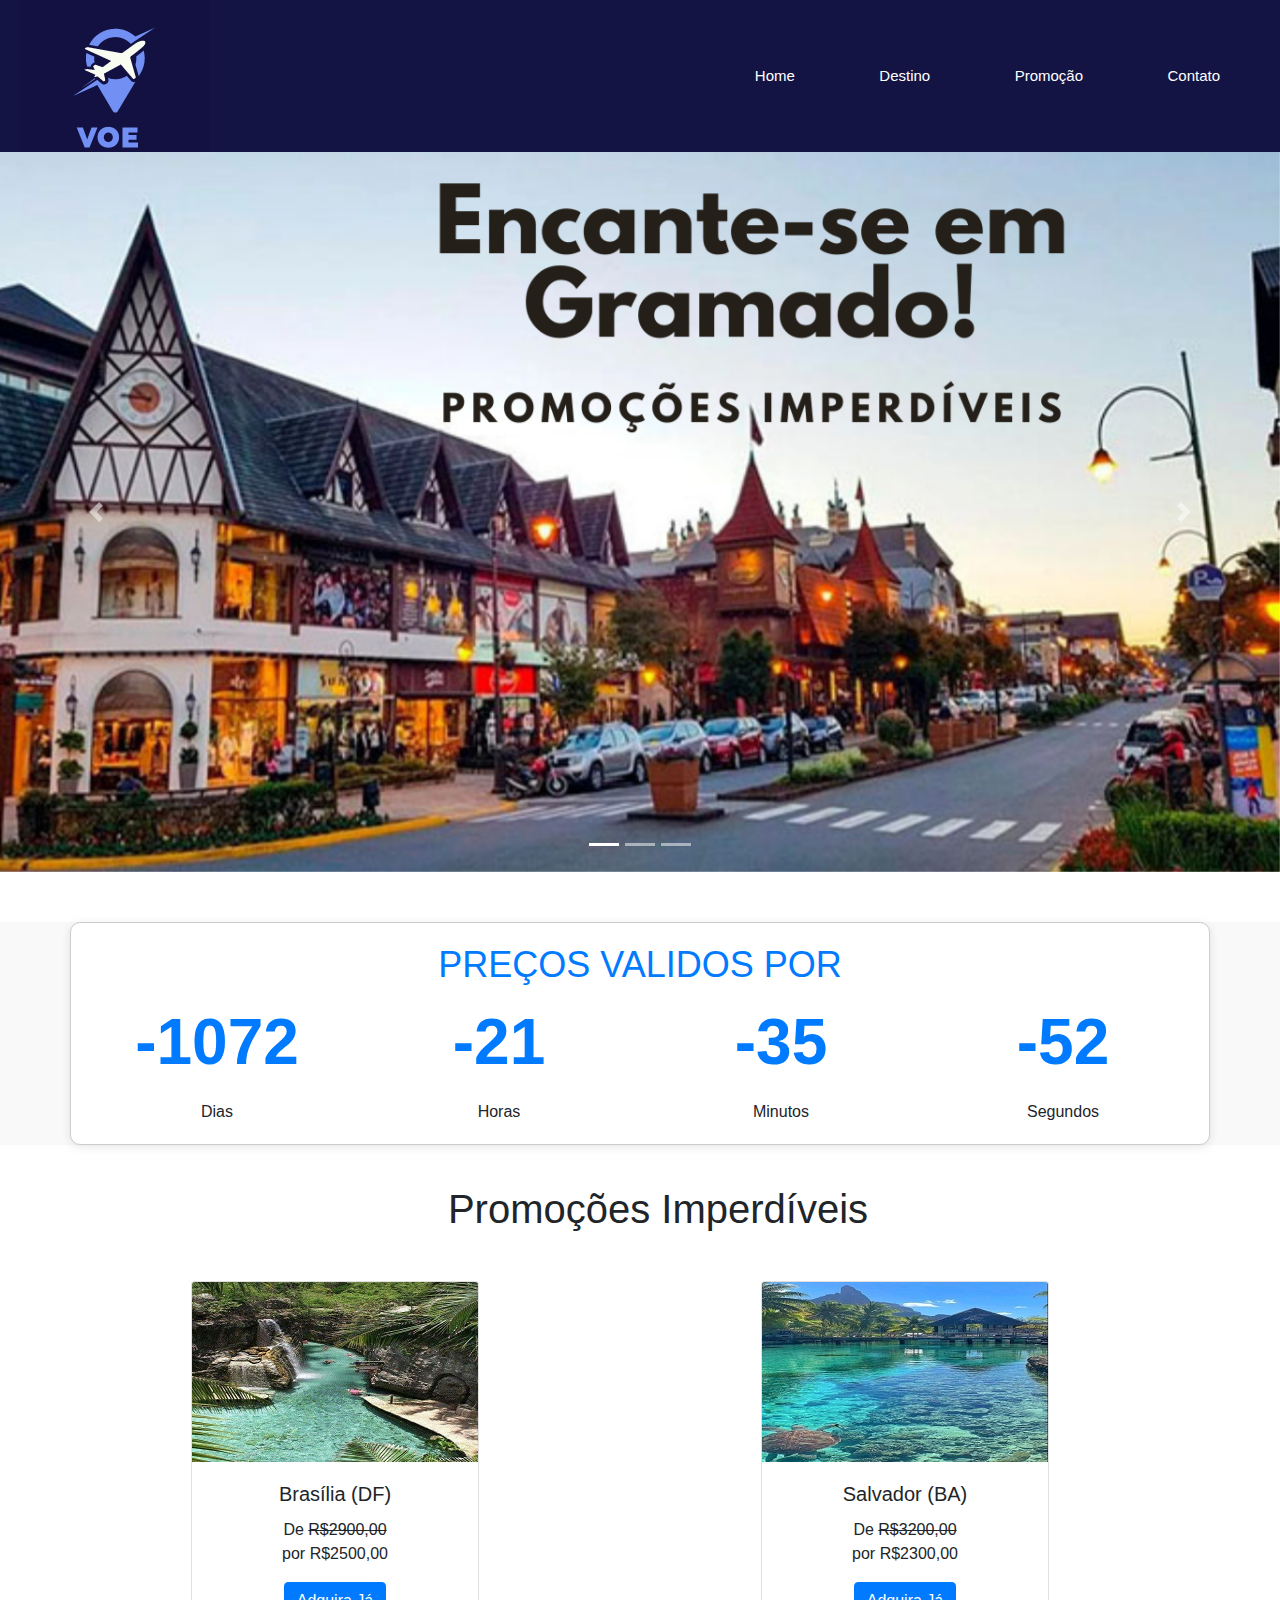
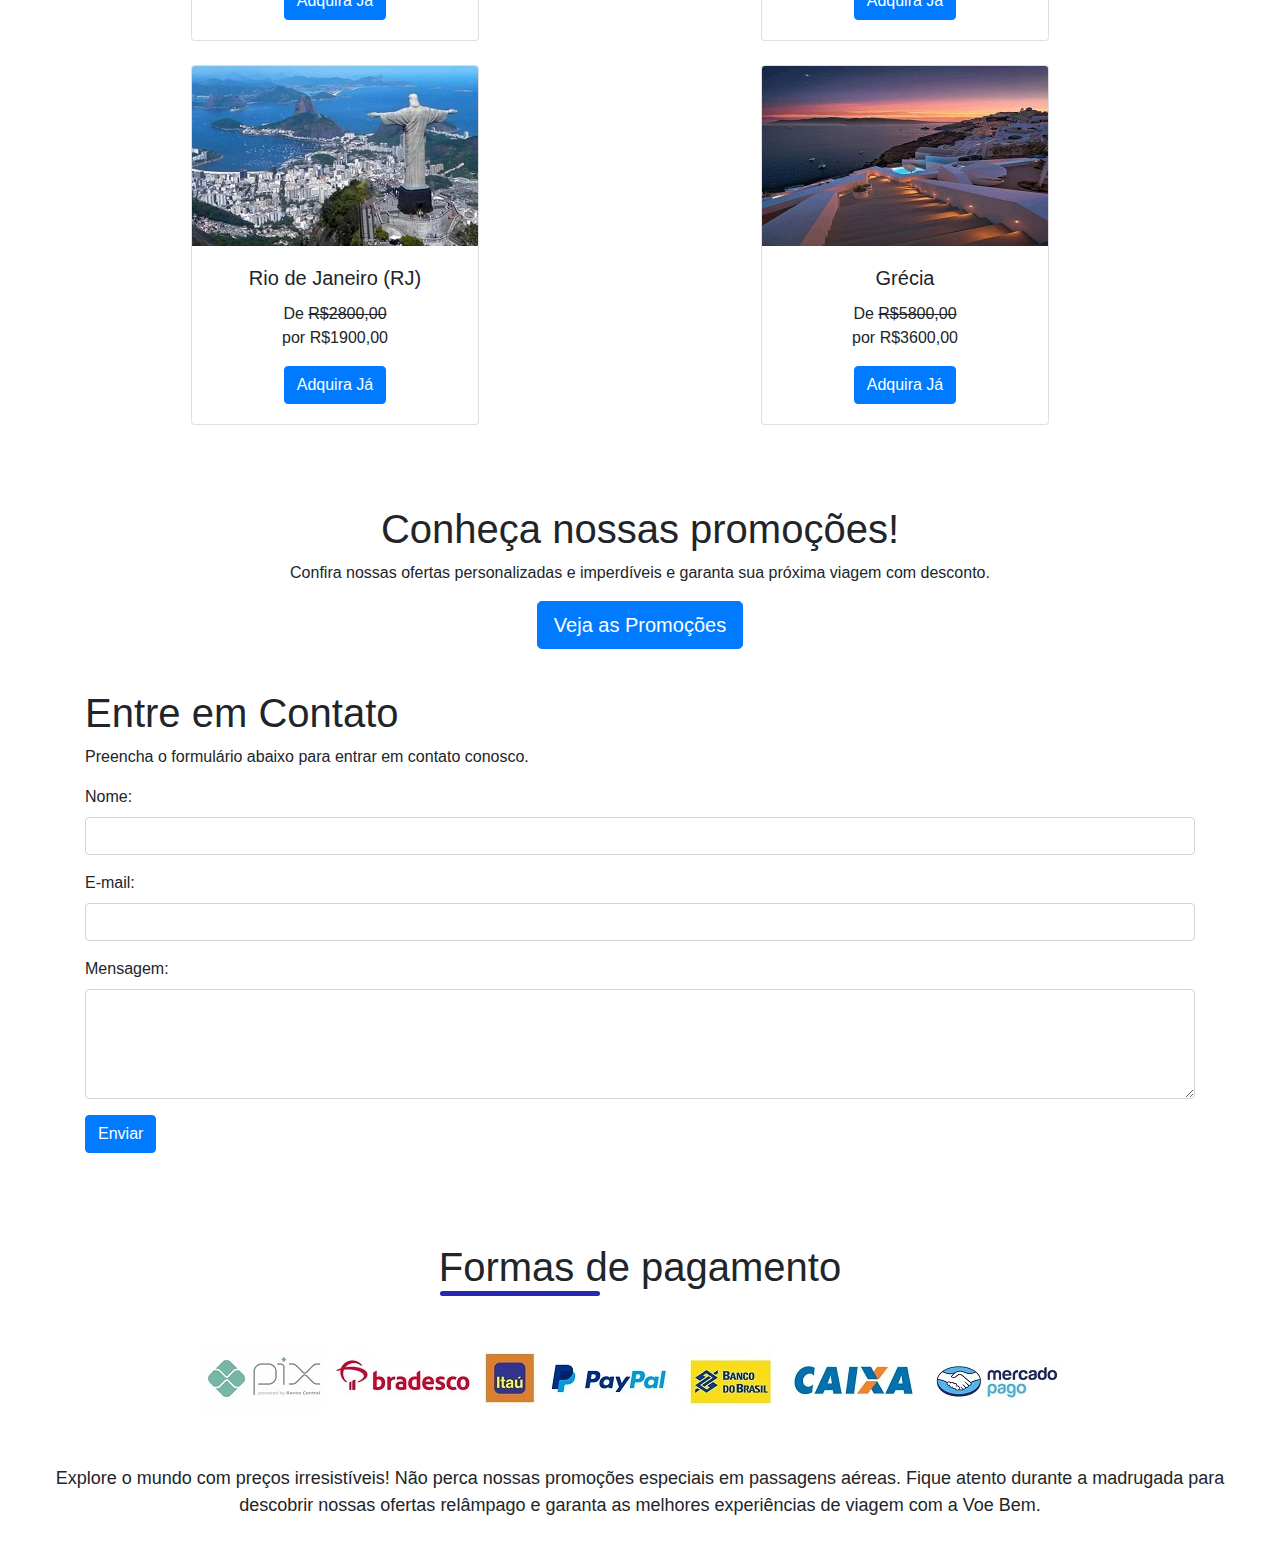
<file: promoções.html>
<!DOCTYPE html>
<html>
<head>
    <title>Banner Atrativo com Bootstrap - Voe Bem</title>
   
    <link rel="stylesheet" href="https://stackpath.bootstrapcdn.com/bootstrap/4.5.2/css/bootstrap.min.css">
    <link rel="stylesheet" href="style2.css">
   
    
</head>
<body class="bodypromo">

  <header class="toposite">
    <!-- Aqui segue o cabeçalho onde terá a logo e o link de navegação da página -->
    <div >
      <img src="./imagens/logo 2.png" alt="Logo da empresa">
    </div>
    <nav>
      <a href="index.html">Home</a>
      <a href="Destino.html">Destino</a>
      <a href="promoções.html">Promoção</a>
      <a href="contato.html">Contato</a>
    </nav>
  </header>

    <!-- Carrossel (Carousel) -->
  <div id="carouselExampleIndicators" class="carousel slide banner" data-ride="carousel">
        <ol class="carousel-indicators">
            <li data-target="#carouselExampleIndicators" data-slide-to="0" class="active"></li>
            <li data-target="#carouselExampleIndicators" data-slide-to="1"></li>
            <li data-target="#carouselExampleIndicators" data-slide-to="2"></li>
        </ol>
        <div class="carousel-inner">
            <div class="carousel-item active">
              <img src="./imagens/Cidades/GRAMADO.png" class="img-fluid banner" alt="Imagem responsiva">
            </div>
            <div class="carousel-item">
              <img src="./imagens/Cidades/RIO.png" class="img-fluid banner" alt="Imagem responsiva">
            </div>
            <div class="carousel-item">
              <img src="./imagens/Cidades/PROMO.png" class="img-fluid banner" alt="Imagem responsiva">
            </div>
        </div>
        <a class="carousel-control-prev" href="#carouselExampleIndicators" role="button" data-slide="prev">
            <span class="carousel-control-prev-icon" aria-hidden="true"></span>
            <span class="sr-only">Anterior</span>
        </a>
        <a class="carousel-control-next" href="#carouselExampleIndicators" role="button" data-slide="next">
            <span class="carousel-control-next-icon" aria-hidden="true"></span>
            <span class="sr-only">Próximo</span>
        </a>
  </div>

  <!--RELOGIO DE CONTAGEM REGRESSIVA-->
  <div id="body-rel">
    <div class="container" id="container-rel">
      <h1 class="text-center" id="h1-rel">PREÇOS VALIDOS POR</h1>
      <div class="row justify-content-center">
          <div class="col-sm-3 text-center">
              <span id="days" class="countdown-value" id="countdown-rel">00</span>
              <div class="countdown-label">Dias</div>
          </div>
          <div class="col-sm-3 text-center">
              <span id="hours" class="countdown-value">00</span>
              <div class="countdown-label">Horas</div>
          </div>
          <div class="col-sm-3 text-center">
              <span id="minutes" class="countdown-value">00</span>
              <div class="countdown-label">Minutos</div>
          </div>
          <div class="col-sm-3 text-center">
              <span id="seconds" class="countdown-value">00</span>
              <div class="countdown-label">Segundos</div>
          </div>
      </div>

    </div>
  </div>

  
  <div id="card-promo" class="container">
    <h1>Promoções Imperdíveis</h1>
    <div class="row">
        <div class="col-md-6">
            <div class="card mb-4" style="width: 18rem;">
                <img class="card-img-top" src="./imagens/foto 1.jpg" alt="Imagem de capa do card">
                <div class="card-body">
                    <h5 class="card-title">Brasília (DF)</h5>
                    <p class="card-text">De <del>R$2900,00 </del><br> por R$2500,00</p>
                    <a href="./contato.html" class="btn btn-primary">Adquira Já</a>
                </div>
            </div>
        </div>
        <div class="col-md-6">
            <div class="card mb-4" style="width: 18rem;">
                <img class="card-img-top" src="./imagens/foto 2.jpg" alt="Imagem de capa do card">
                <div class="card-body">
                    <h5 class="card-title">Salvador (BA)</h5>
                    <p class="card-text">De <del>R$3200,00</del><br> por R$2300,00</p>
                    <a href="./contato.html" class="btn btn-primary">Adquira Já</a>
                </div>
            </div>
        </div>
    </div>
    <div class="row">
        <div class="col-md-6">
            <div class="card mb-4" style="width: 18rem;">
                <img class="card-img-top" src="./imagens/foto 4.jpg" alt="Imagem de capa do card">
                <div class="card-body">
                    <h5 class="card-title">Rio de Janeiro (RJ)</h5>
                    <p class="card-text">De <del>R$2800,00</del><br> por R$1900,00</p>
                    <a href="./contato.html" class="btn btn-primary">Adquira Já</a>
                </div>
            </div>
        </div>
        <div class="col-md-6">
            <div class="card mb-4" style="width: 18rem;">
                <img class="card-img-top" src="./imagens/foto 3.jpg" alt="Imagem de capa do card">
                <div class="card-body">
                    <h5 class="card-title">Grécia</h5>
                    <p class="card-text"> De <del>R$5800,00</del><br> por R$3600,00</p>
                    <a href="./contato.html" class="btn btn-primary">Adquira Já</a>
                </div>
            </div>
        </div>
    </div>
</div>
  


  
  <!--PROMOÇÕES E FORMULÁRIOS-->
  <div class="container text-center" id="promo-imper">
    <h1>Conheça nossas promoções!</h1>
    <p>Confira nossas ofertas personalizadas e imperdíveis e garanta sua próxima viagem com desconto.</p>
    <a href="./contato.html" class="btn btn-primary btn-lg">Veja as Promoções</a>
  </div>
  
  <div class="container">
    <h1>Entre em Contato</h1>
    <p>Preencha o formulário abaixo para entrar em contato conosco.</p>
    <form>
        <div class="form-group">
            <label for="nome">Nome:</label>
            <input type="text" class="form-control" id="nome" required>
        </div>
        <div class="form-group">
            <label for="email">E-mail:</label>
            <input type="email" class="form-control" id="email" required>
        </div>
        <div class="form-group">
            <label for="mensagem">Mensagem:</label>
            <textarea class="form-control" id="mensagem" rows="4" required></textarea>
        </div>
        <button type="submit" class="btn btn-primary">Enviar</button>
    </form>
  </div>



  <!-- Rodapé -->
  <footer>

    <div class="pay">
      <h1>Formas de pagamento</h1>
      <div class="text-center">
        <img src="imagens/formasdepag.jpg" class="rounded" alt="Formas de pagamento">
      </div>
      
      <p>Explore o mundo com preços irresistíveis! Não perca nossas promoções especiais em passagens aéreas. Fique atento durante a madrugada para descobrir nossas ofertas relâmpago e garanta as melhores experiências de viagem com a Voe Bem.</p>  
    </div>
   
    

  </footer>


    <script src="./script.js"></script>
    <script src="https://code.jquery.com/jquery-3.5.1.slim.min.js"></script>
    <script src="https://cdn.jsdelivr.net/npm/@popperjs/core@2.0.9/dist/umd/popper.min.js"></script>
    <script src="https://stackpath.bootstrapcdn.com/bootstrap/4.5.2/js/bootstrap.min.js"></script>
</body>
</html>
</file>
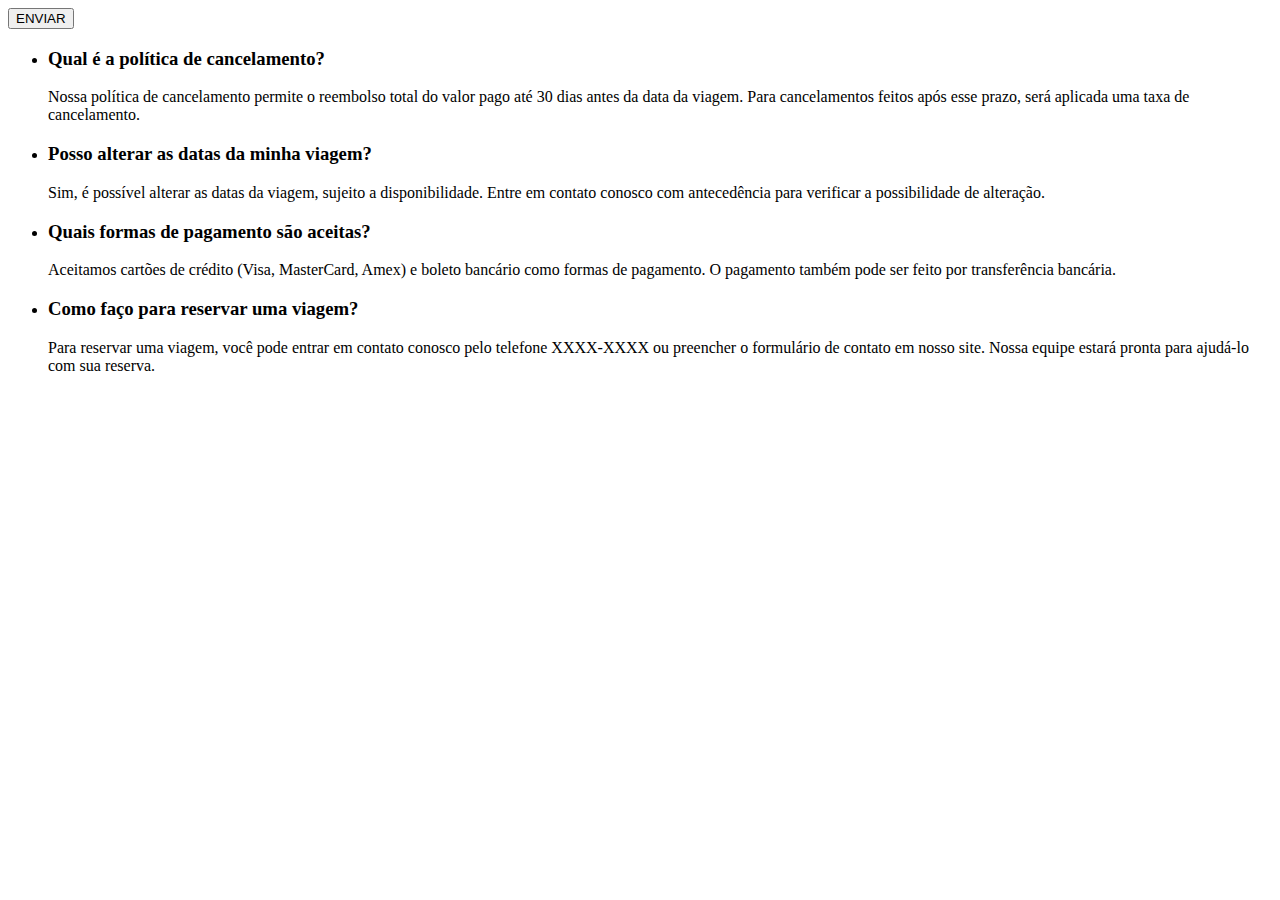
<file: texte.html>
<!DOCTYPE html>
<html lang="en">
<head>
  <meta charset="UTF-8">
  <meta name="viewport" content="width=device-width, initial-scale=1.0">
  <title>Document</title>
</head>
<body>
  <div class="continue-buttom">
            
    <button type="button" value="ENVIAR">ENVIAR</button>
  </div> 
</body>
</html>




<div class="list-perg">
  <ul>
      <li>
          <h3>Qual é a política de cancelamento?</h3>
          <p>Nossa política de cancelamento permite o reembolso total do valor pago até 30 dias antes da data da viagem. Para cancelamentos feitos após esse prazo, será aplicada uma taxa de cancelamento.</p>
      </li>
      <li>
          <h3>Posso alterar as datas da minha viagem?</h3>
          <p>Sim, é possível alterar as datas da viagem, sujeito a disponibilidade. Entre em contato conosco com antecedência para verificar a possibilidade de alteração.</p>
        </li>
      <li>
          <h3>Quais formas de pagamento são aceitas?</h3>
          <p>Aceitamos cartões de crédito (Visa, MasterCard, Amex) e boleto bancário como formas de pagamento. O pagamento também pode ser feito por transferência bancária.</p>
      </li>
      <li>
        <h3>Como faço para reservar uma viagem?</h3>
        <p>Para reservar uma viagem, você pode entrar em contato conosco pelo telefone XXXX-XXXX ou preencher o formulário de contato em nosso site. Nossa equipe estará pronta para ajudá-lo com sua reserva.</p>
    </li>
  </ul>
</div>
</file>
<file: style.css>
* {
  box-sizing: border-box;
  margin: 0;
  padding: 0;
  scroll-behavior: smooth;
  font-family: 'inter' , sans-serif;
}

/* Editaremos o logo e os links de navegação */

.toposite{
  display: flex;
  justify-content: space-between;
  align-items: center;
  padding: 0px 20px;
  background-color: #141444;
}

.toposite img{
  justify-content: right;
}

.toposite a{
  text-decoration: none;
  color: white;
  padding: 40px;
  font-size: 15px;

}
.toposite a:hover, button:hover{
  background-color: white;
  color: black;
  border: 1px solid white;
  opacity: 0.8;
  cursor: pointer;
}





#mainindex {
  display: flex;
  flex-wrap: wrap;
  justify-content: space-between;
  color: #16161a;
  
}

#mainindex-p{
  margin-top: 5rem;
  border: 1px solid #ccc;
  border-radius: 5px;
  box-shadow: 0 2px 10px rgba(0, 0, 0, 0.1);
  height: auto;
  max-width: 900px;
  margin: 0 auto;
  padding: 40px;
  margin-bottom: 20px;
  
}

#text-container {
  flex: 1;
  max-width: 400px;
  padding: 20px;
  margin-left: 50px;

}

#text-container h1 {
  align-items: left;

}

#text-container p{
  margin-top: 40px;
  text-align: justify;

}


#imagemindex {
  max-width: 600px;
  height: auto;
}


/* Editaremos a lista */

#listaindex {
  margin-top: 70px;
  display: flex;
  width: 100%;
  height: 100vh;
  background-color: #F1F1F1;
}

#listaindex h1 p{
  flex-wrap: wrap;
  justify-content: space-between;

  
}

#listaindex p{
  padding: 30px;
  text-align: justify;
  background-color: #F1F1F1;

}


#listacontainer{
  flex: 1;
  max-width: 400px;
  padding: 20px;
  margin-left: 50px;
  margin-top: 5rem;

}

#listacontainer p{
  padding: 30px;
  margin-top: 5rem;
}

#listacontainer img{
  width: 60%;
  height: 200px;
  margin-top: 3rem;
}

#lista1container{
  margin-top: 0px;
  display: flex;
  flex-wrap: wrap;
  justify-content: space-between;
  width: 40%;
  margin-left: 200px;
  margin-top: 3rem;
  text-align: justify;
}

#lista1container li{
  padding: 10px;
  margin-top: 3rem;

}


/* Editaremos a utima parte do index, antes do footer */

@keyframes piscar {
  0% { opacity: 1; } /* Visível */
  50% { opacity: 0; } /* Oculto */
  100% { opacity: 1; } /* Visível */
}




#index2{
  margin-top: 5rem;
  border: 1px solid #ccc;
  border-radius: 5px;
  box-shadow: 0 2px 10px rgba(0, 0, 0, 0.1);
  height: auto;
  max-width: 900px;
  margin: 0 auto;
  padding: 40px;
  margin-top: 20px;
  
}
/*

/* Estilizando o título */
#index2 h1 {
  font-size: 50px;
  padding: 10px;
  text-align: center;

}

#divh1{
  align-items: center;

  

}

#index2p{
    margin: 4rem;
  text-align: justify;
  
}

#index-btn{
  display: flex;
  align-items: center;
  justify-content: center;

}

.botao {
  display: inline-block;
  padding: 10px 20px;
  font-size: 18px;
  text-decoration: none;
  color: #fff;
  background-color: #007bff;
  border: none;
  border-radius: 5px;
  box-shadow: 1px 1px 6px #0000001c;
  animation: piscar 3s infinite;
  width: 20rem;
  text-align: center;
  
}
/* Estilizando os parágrafos */



/* Estilizando o botão */







/* aqui será dá página Promoção  */

body {
  font-family: Arial, sans-serif;
  text-align: center;
  padding: 20px;
}

.countdown {
  display: flex;
  justify-content: center;
  align-items: center;
}

.countdown div {
  margin: 0 10px;
}

.countdown span {
  font-size: 36px;
}

.countdown .label {
  font-size: 14px;
}





/* Defina a largura como 100% */
.banner {
  align-items: center;
  width: 600px;
  /* Defina a altura como 300 pixels */
  height: 300px;
}

.bodypromo{
  justify-items: center;
}





/* AQUI EDITAREMOS A PÁGINA CONTATO */

@import url('https://fonts.googleapis.com/css2?family=Inter:wght@100;200;300;400;500;600&display=swap');


#bodymain{
  width: 100%;
  height: 100vh;
  display: flex;
  justify-content: center;
  align-items: center;
  background-color: #2727b4;
}

.container{
  width: 80%;
  height: 80vh;
  display: flex;
  box-shadow: 5px 5px 10px rgba(0, 0, 0, .212);
}

.form-image{
  width: 50%;
  display: flex;
  justify-content: center;
  align-items: center;
  background-color: #e1b9eb	;
}

#title-form{
  color: #16161a;
}
.form-image img{
  width: 31rem;
}

.form{
  width: 50%;
  display: flex;
  justify-content: center;
  align-items: center;
  flex-direction: column;
  background-color: #FFFAFA		;
}
.title{
  margin-bottom: 3rem;
  display: flex;
  margin-top: 25px;
  margin-top: 5rem;
}

.element{
  display: flex;
  flex-wrap: wrap;
  justify-content: space-between;
  padding: 1rem 0;
}

.form-iten{
  display: flex;
  flex-direction: column;
  margin-bottom: 1.1rem;
}

.form-iten input{
  margin: 0.6rem 0;
  padding: 0.8rem 1.2rem;
  border: none;
  border-radius: 10px;
  box-shadow: 1px 1px 6px #0000001c;
  margin-right: 10px;
  margin-left: 10px;
}

#mensagem {
  resize: vertical; 
  margin: 0.6rem 0;
  padding: 0.8rem 1.2rem;
  border: none;
  border-radius: 10px;
  box-shadow: 1px 1px 6px #0000001c;
  width: 80%; 
  min-height: 150px; 
  font-size: 16px;
  margin-left:40px;
}

.form-iten input:hover{
  background-color: #eeeeee75;
}

#mensagem:hover{
  background-color: #eeeeee75;
}

.form-iten input:focus-visible{
  outline: 1px solid #836FFF;
}

#mensagem:focus-visible{
  outline: 1px solid #836FFF;
}

.form-iten label{
  
  font-weight: 600;
  color: #000000c0;
}

.form-iten input::placeholder{
  color: #000000c0;
}

.continue-buttom {
  text-align: center;
}
.continue-buttom input {
  width: 50%;
  margin-top: 2.5rem;
  border: none;
  background-color: #836FFF;
  padding: 0.62rem;
  border-radius: 5px;
  cursor: pointer;
  margin-bottom: 5rem;
}

.continue-buttom input:hover{
  color: white;
}


.container-perg{
  width: 100%;
  height: 100vh;
  display: flex;
  justify-content: center;
  align-items: center;
  flex-direction: column;
  
}


.list-perg p{
  padding: 20px;
}

.container-perg h1::after{
  content: '';
  display: block;
  width: 10rem;
  height: 0.3rem;
  background-color: #2727b4;
  margin: 0 auto;
  position: absolute;
  border-radius: 10px;
}

.section-perg{
  display: flex;
  align-items: center;
  justify-content: center;
  width: 100%;
  height: 100vh;

}

.container-perg h1{
 margin-top: 7rem;
 margin-bottom: 1px;
}

section{
  width: 60%;
  max-width: 1000px;
  margin: 3rem;
}

section details summary{
  background-color: #3f3f85;
  padding: 1rem;
  border-bottom: 2px solid #141444;
  color: white;
  font-weight: 600;
}

section details p{
  background-color: #5555a8;
  color: rgb(255, 249, 249);
  font-weight: 500;
  text-align: justify;
}

.img-social{
  width: 100%;

}

.img-social img{
  padding: 30px;
}

.img-social h1{
  padding: 20px;

}

.img-social h1::after{
  content: '';
  display: block;
  width: 20rem;
  height: 0.3rem;
  background-color: #2727b4;
  margin: 0 auto;
  position: absolute;
  border-radius: 10px;
  align-items: center;
  justify-content: center;
  margin-left: 270px;
}

footer{
  width: 100%;
  
  display: flex;
  justify-content: center;
  align-items: center;
  flex-direction: column;
  padding: 10px;
  margin-top: 50px;

}

.pay{
  margin-top: 10px;
  padding: 20px;
}
.pay p{
  font-size: large;
}


.privacy{
  margin-top: 10px;
  padding: 20px;
  text-align: justify;
}
.privacy h2{
  padding: 20px;
  text-align: center;
}
 .pay h1::after{
  content: '';
  display: block;
  width: 10rem;
  height: 0.3rem;
  background-color: #2727b4;
  margin: 0 auto;
  position: absolute;
  border-radius: 10px;
  align-items: center;
  justify-content: center;
  margin-left: 420px;
}










/*aqui estilzaremos a pagina destino*/

main {
  padding: 20px;
 
  color: #F1F1F1;
  width: 100%;
  font-weight: 600;
}

.tabela {
  width: 100%;
  border-collapse: collapse;
  background-color: #3f3f85;
  border: 1px solid #ccc;
  border-radius: 5px;
}

.tabela td, .tabela th {
  padding: 10px;
  text-align: center;
  border-bottom: 1px solid #ccc;
}

.tabela tr:last-child td {
  border-bottom: none;
}

.tabela select {
  width: 100%;
  padding: 5px;
  border-radius: 5px;
  border: 1px solid #ccc;
  outline: none;
}

.tabela input[type="number"],
.tabela input[type="month"] {
  width: 100%;
  padding: 5px;
  border-radius: 5px;
  border: 1px solid #ccc;
  outline: none;
}

.tabela label {
  display: block;
  margin-bottom: 5px;
}

.tabela td:first-child {
  font-weight: bold;
}

.tabela td:first-child form {
  margin-bottom: 0;
}



#gramado{
  margin-top: 5rem;
  margin-bottom: 5rem;
}

.title-desti-h1{
  color: #007bff;
}

.img-pac {
  display: flex; 
  align-items: center;
  justify-content: center;
  
}

.box-img {
  margin: 10px; 
  border: 1px solid #ccc;
  border-radius: 5px;
  box-shadow: 0 2px 10px rgba(0, 0, 0, 0.1);
  margin-bottom: 30px;

}

#desti-grama{
  margin-top: 2rem;
  border: 1px solid #ccc;
  border-radius: 5px;
  box-shadow: 0 2px 10px rgba(0, 0, 0, 0.1);
  height: 40vh;
  max-width: 900px;
  margin: 0 auto;
  padding: 40px;
  margin-bottom: 20px;
}

#desti-grama p{
  margin-top: 2rem;
  text-align:justify;
}



#desti-atrac {
  max-width: 900px;
  margin: 0 auto;
  padding: 30px;
  background-color: #fff;
  border: 1px solid #ccc;
  border-radius: 5px;
  box-shadow: 0 2px 10px rgba(0, 0, 0, 0.1);
  height: 50vh;
  margin-bottom: 20px;
  text-align: justify;
}

.title-desti {
  color: #007bff;
  font-size: 24px;
  margin-bottom: 10px;
}

#title-desti{
  text-align: center;
}
.title-desti ul {
  list-style: disc;
  padding-left: 20px;
 
}

.title-desti ul li {
  font-size: 16px;
  margin-bottom: 10px;
}


#desti-clima{
  margin-top: 5rem;
  border: 1px solid #ccc;
  border-radius: 5px;
  box-shadow: 0 2px 10px rgba(0, 0, 0, 0.1);
  height: auto;
  max-width: 900px;
  margin: 0 auto;
  padding: 40px;
  margin-bottom: 20px;
  

}

#desti-clima p{
  text-align: justify;
}

#desti-grama-rio{
  margin-top: 2rem;
  border: 1px solid #ccc;
  border-radius: 5px;
  box-shadow: 0 2px 10px rgba(0, 0, 0, 0.1);
  height: 40vh;
  max-width: 900px;
  margin: 0 auto;
  padding: 40px;
  margin-bottom: 20px;
}

#desti-grama-rio p{
  text-align: justify;
}

#desti-atrac h2{
  text-align: center;
}


#desti-pacote{
  margin-top: 2rem;
  border: 1px solid #ccc;
  border-radius: 5px;
  box-shadow: 0 2px 10px rgba(0, 0, 0, 0.1);
  height: auto;
  max-width: 900px;
  margin: 0 auto;
  padding: 40px;
  margin-bottom: 20px;
}

#desti-pacote ul{
  margin-top: 3rem;
  list-style: disc;
  padding-left: 20px;
  text-align: justify;
}

#desti-pacote ul li{
  font-size: 16px;
  margin-bottom: 10px;
}

.desti-title{
  font-size: 16px;
  margin-top: 0,5rem;
}
</file>
<file: style2.css>
.toposite{
  display: flex;
  justify-content: space-between;
  align-items: center;
  padding: 0px 20px;
  background-color: #141444;
}

.toposite img{
  justify-content: right;
}

.toposite a{
  text-decoration: none;
  color: white;
  padding: 40px;
  font-size: 15px;

}
.toposite a:hover, button:hover{
  background-color: white;
  color: black;
  border: 1px solid white;
  opacity: 0.8;
  cursor: pointer;
}


#card-promo{
  margin-left: 11rem;
  justify-content: center;
  align-items: center;
  display: block;
  text-align: center;
}

#card-promo h1{
  padding: 40px;
  text-align: center;
  margin-right: 11rem;
}


#promo-imper{
  padding: 40px;
  margin-top: 1rem;

}


#body-rel {
  background-color: #f9f9f9;
}

#container-rel {
  margin-top: 50px;
  padding: 20px;
  border: 1px solid #ccc;
  border-radius: 10px;
  background-color: #fff;
  box-shadow: 0 2px 10px rgba(0, 0, 0, 0.1);
}

#h1-rel {
  font-size: 36px;
  color: #007bff;
}

.countdown-value {
  font-size: 64px;
  font-weight: bold;
  color: #007bff;
  display: block;
  margin-bottom: 10px;
}

#countdown-rel {
  font-size: 18px;
  color: #555;
}

/* Estilo opcional para os col-sm-3 em telas pequenas */
@media (max-width: 576px) {
  .col-sm-3 {
      margin-bottom: 20px;
  }
}






footer{
  width: 100%;
  
  display: flex;
  justify-content: center;
  align-items: center;
  flex-direction: column;
  padding: 10px;
  margin-top: 50px;

}

.pay{
  margin-top: 10px;
  padding: 20px;
  text-align: center;
  justify-content: center;
  align-items: center;
}
.pay p{
  font-size: large;
}


.privacy{
  margin-top: 10px;
  padding: 20px;
  text-align: justify;
}
.privacy h2{
  padding: 20px;
  text-align: center;
}
 .pay h1::after{
content: '';
  display: block;
  width: 10rem;
  height: 0.3rem;
  background-color: #2727b4;
  margin: 0 auto;
  position: absolute;
  border-radius: 10px;
  align-items: center;
  justify-content: center;
  margin-left: 410px;
}
</file>
